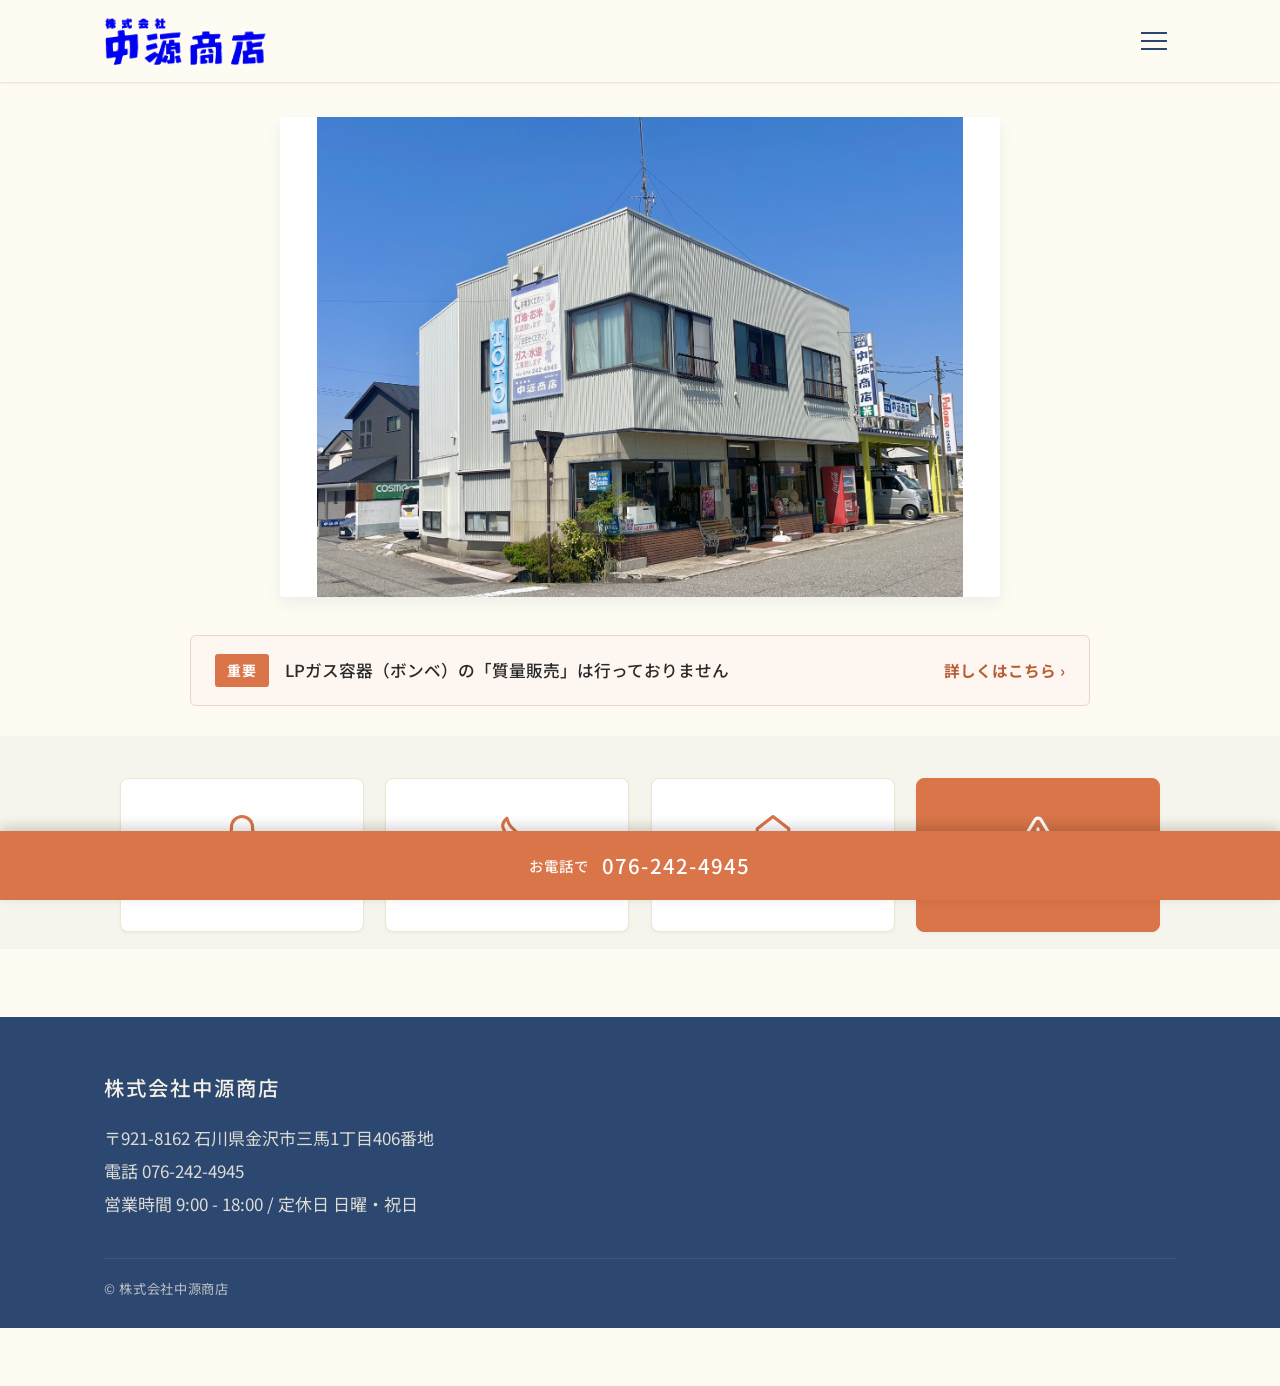
<file: index.html>
<!DOCTYPE html>
<html lang="ja">
<head>
  <meta charset="UTF-8">
  <meta name="viewport" content="width=device-width, initial-scale=1.0">
  <title>株式会社中源商店 | 金沢のプロパンガス・お米販売</title>
  <meta name="description" content="石川県金沢市三馬の株式会社中源商店。プロパンガスの供給・灯油の宅配・住宅設備工事・お米の販売で、地域の暮らしを支えています。">
  <link rel="icon" href="/favicon.ico" sizes="any">
  <link rel="icon" type="image/png" href="/images/favicon-192.png" sizes="192x192">
  <link rel="apple-touch-icon" href="/images/apple-touch-icon.png">
  <link rel="preconnect" href="https://fonts.googleapis.com">
  <link rel="preconnect" href="https://fonts.gstatic.com" crossorigin>
  <link href="https://fonts.googleapis.com/css2?family=Noto+Sans+JP:wght@400;500;700&display=swap" rel="stylesheet">
  <link rel="stylesheet" href="css/style.css?v=16">
  <style>
    /* タイル部分を薄い帯にして区切りを出す（PC・スマホ共通） */
    .quick-tiles-section { background-color: var(--color-bg-soft); }
    /* PCではタイルを横一列(4列)に広げて余白を活用（スマホは2×2のまま） */
    @media (min-width: 769px) {
      .quick-tiles { grid-template-columns: repeat(4, 1fr); max-width: 1040px; }
    }
  </style>
</head>
<body>
  <header class="site-header">
    <div class="container">
      <a href="index.html" class="site-logo">
        <img src="images/logo.jpg" alt="株式会社中源商店">
      </a>
      <button type="button" class="nav-toggle" aria-label="メニュー" aria-expanded="false" aria-controls="site-nav">
        <span class="nav-toggle-bar"></span>
      </button>
      <nav class="site-nav" id="site-nav">
        <ul>
          <li><a href="index.html" class="active">ホーム</a></li>
          <li><a href="business.html">事業案内</a></li>
          <li><a href="company.html">会社概要</a></li>
          <li><a href="contact.html">お問合せ</a></li>
        </ul>
      </nav>
    </div>
  </header>

  <main>
    <section class="home-hero">
      <div class="container">
        <div class="home-hero-media media media--3x2">
          <img src="images/storefront.jpg" alt="株式会社中源商店 店舗外観">
        </div>
      </div>
    </section>

    <section class="notice-bar-section">
      <div class="container">
        <a href="notice-mass-sales.html" class="notice-bar">
          <span class="notice-badge">重要</span>
          <span class="notice-bar-text">LPガス容器（ボンベ）の「質量販売」は行っておりません</span>
          <span class="notice-bar-more">詳しくはこちら ›</span>
        </a>
      </div>
    </section>

    <section class="quick-tiles-section">
      <div class="container">
        <div class="quick-tiles">
          <a href="news.html" class="quick-tile">
            <span class="quick-tile-icon" aria-hidden="true">
              <svg viewBox="0 0 24 24"><path d="M18 8a6 6 0 1 0-12 0c0 6-3 7-3 7h18s-3-1-3-7"/><path d="M13.73 21a2 2 0 0 1-3.46 0"/></svg>
            </span>
            <span class="quick-tile-label">お知らせ</span>
          </a>
          <a href="gas-equipment.html" class="quick-tile">
            <span class="quick-tile-icon" aria-hidden="true">
              <svg viewBox="0 0 24 24"><path d="M8.5 14.5A2.5 2.5 0 0 0 11 12c0-1.38-.5-2-1-3-1.072-2.143-.224-4.054 2-6 .5 2.5 2 4.9 4 6.5 2 1.6 3 3.5 3 5.5a7 7 0 1 1-14 0c0-1.153.433-2.294 1-3a2.5 2.5 0 0 0 2.5 2.5z"/></svg>
            </span>
            <span class="quick-tile-label">ガス機器</span>
          </a>
          <a href="moving.html" class="quick-tile">
            <span class="quick-tile-icon" aria-hidden="true">
              <svg viewBox="0 0 24 24"><path d="M3 9l9-7 9 7v11a2 2 0 0 1-2 2H5a2 2 0 0 1-2-2z"/><polyline points="9 22 9 12 15 12 15 22"/></svg>
            </span>
            <span class="quick-tile-label">ガスのお申込み</span>
          </a>
          <a href="emergency.html" class="quick-tile quick-tile--alert">
            <span class="quick-tile-icon" aria-hidden="true">
              <svg viewBox="0 0 24 24"><path d="M10.29 3.86L1.82 18a2 2 0 0 0 1.71 3h16.94a2 2 0 0 0 1.71-3L13.71 3.86a2 2 0 0 0-3.42 0z"/><line x1="12" y1="9" x2="12" y2="13"/><line x1="12" y1="17" x2="12.01" y2="17"/></svg>
            </span>
            <span class="quick-tile-label">もしもの時</span>
          </a>
        </div>
      </div>
    </section>
  </main>

  <footer class="site-footer">
    <div class="container">
      <div class="footer-company">株式会社中源商店</div>
      <div class="footer-info">
        <p>〒921-8162 石川県金沢市三馬1丁目406番地</p>
        <p>電話 076-242-4945</p>
        <p>営業時間 9:00 - 18:00 / 定休日 日曜・祝日</p>
      </div>
      <div class="footer-copyright">&copy; 株式会社中源商店</div>
    </div>
  </footer>

  <a href="tel:0762424945" class="sticky-phone" aria-label="お電話でのお問い合わせ">
    <span class="sticky-phone-label">お電話で</span>
    <span class="sticky-phone-number">076-242-4945</span>
  </a>

  <script src="js/main.js?v=1" defer></script>
</body>
</html>
</file>
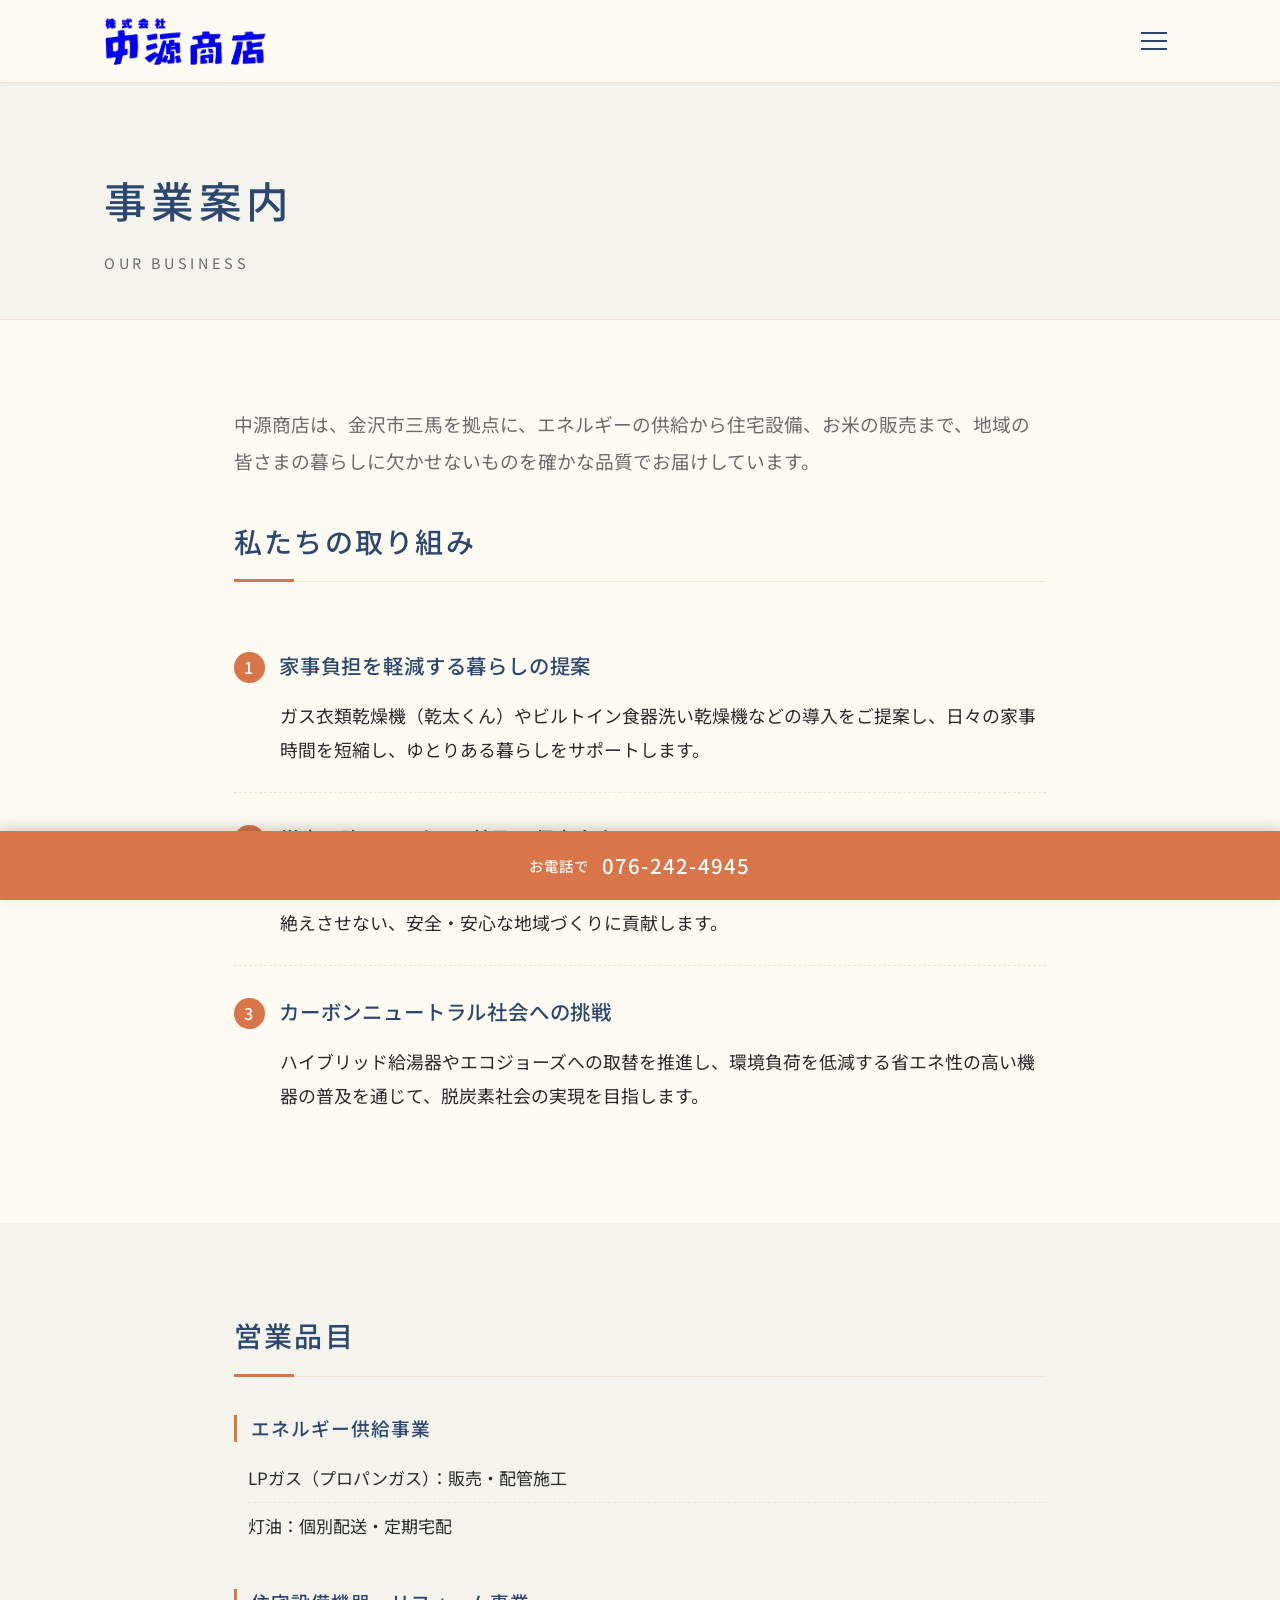
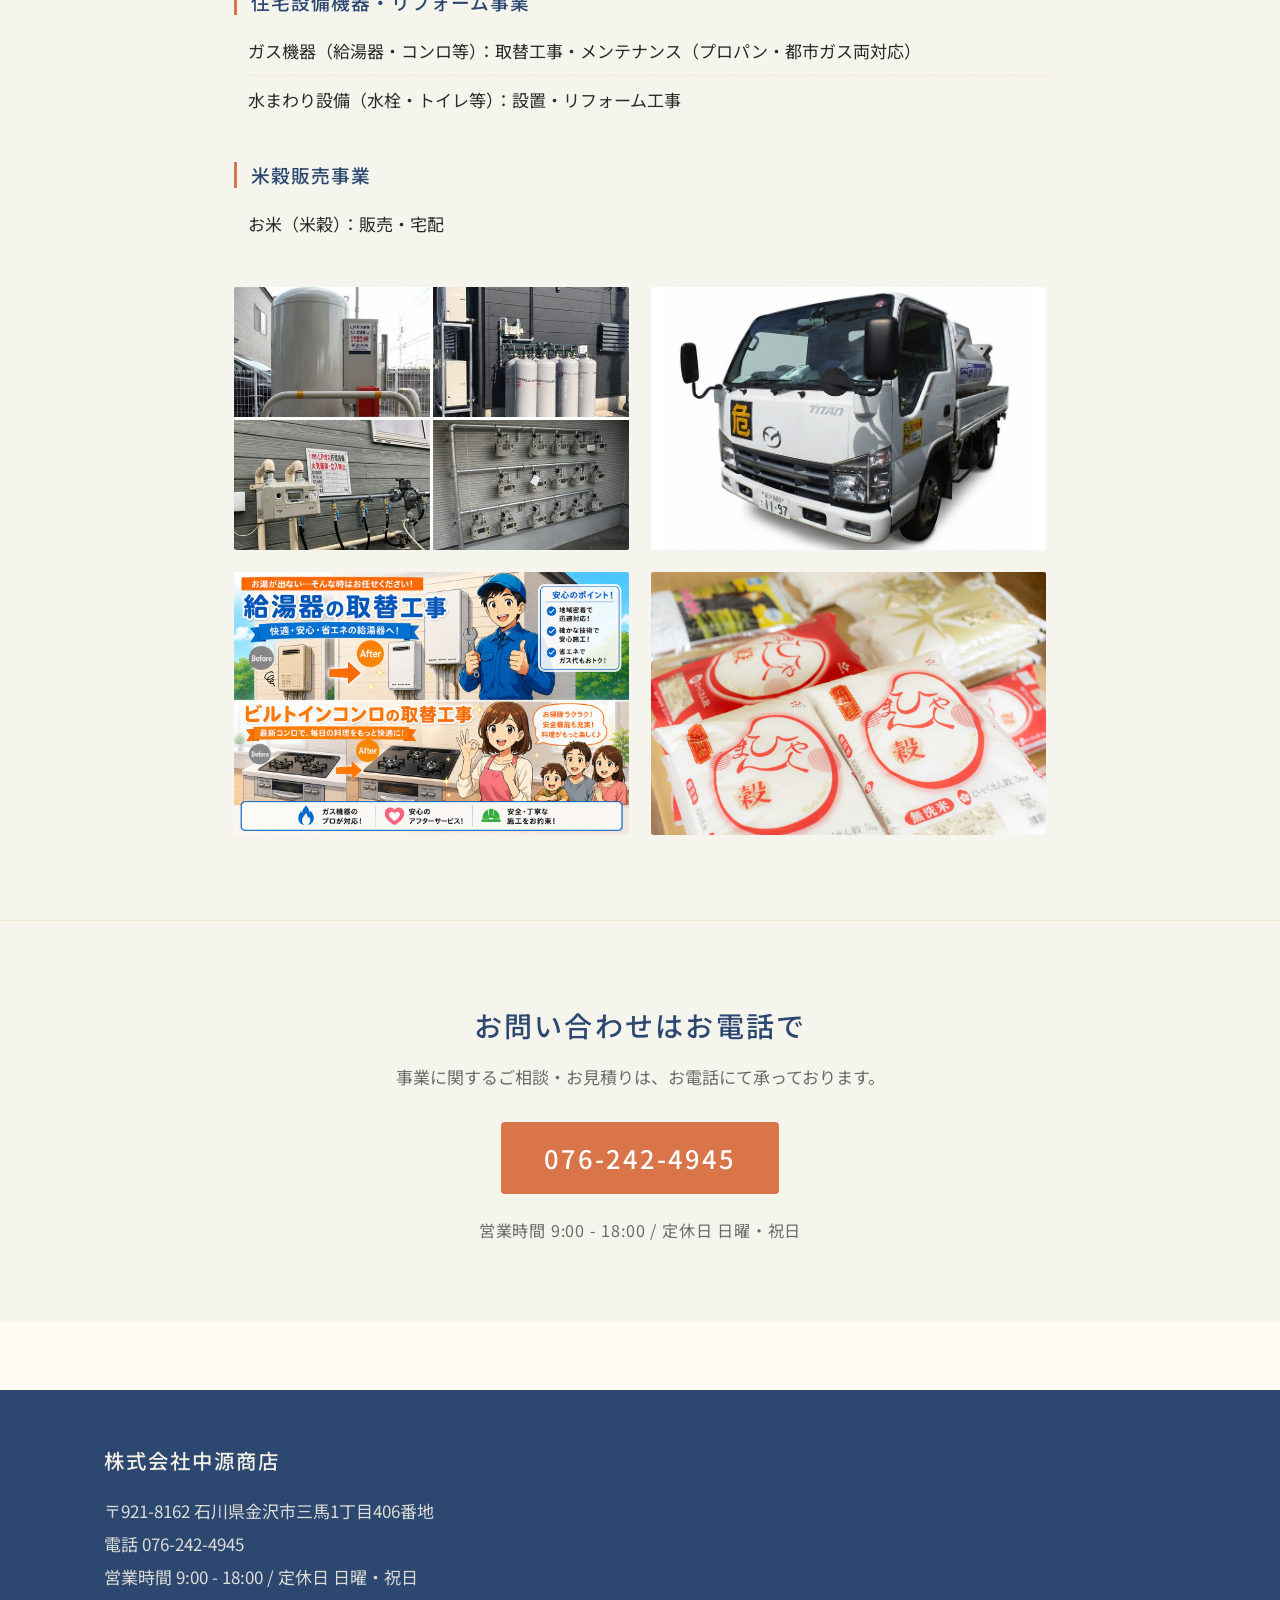
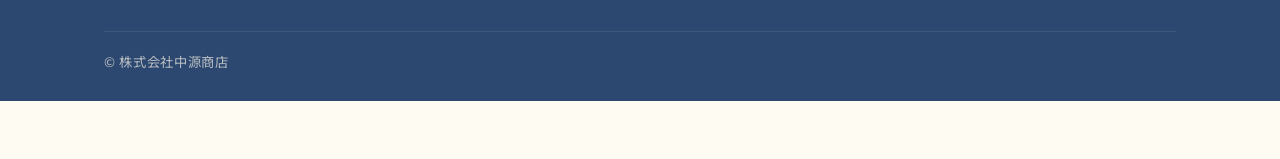
<file: business.html>
<!DOCTYPE html>
<html lang="ja">
<head>
  <meta charset="UTF-8">
  <meta name="viewport" content="width=device-width, initial-scale=1.0">
  <title>事業案内 | 株式会社中源商店</title>
  <meta name="description" content="株式会社中源商店の事業案内。プロパンガスの供給・灯油の宅配・住宅設備工事・お米の販売を行っています。">
  <link rel="icon" href="/favicon.ico" sizes="any">
  <link rel="icon" type="image/png" href="/images/favicon-192.png" sizes="192x192">
  <link rel="apple-touch-icon" href="/images/apple-touch-icon.png">
  <link rel="preconnect" href="https://fonts.googleapis.com">
  <link rel="preconnect" href="https://fonts.gstatic.com" crossorigin>
  <link href="https://fonts.googleapis.com/css2?family=Noto+Sans+JP:wght@400;500;700&display=swap" rel="stylesheet">
  <link rel="stylesheet" href="css/style.css?v=16">
  <style>
    /* 営業品目の写真はPCで2×2に固定（3枚+1枚の崩れを防ぐ。スマホは従来どおり） */
    @media (min-width: 769px) {
      .campaign-grid { grid-template-columns: repeat(2, 1fr); }
    }
  </style>
</head>
<body>
  <header class="site-header">
    <div class="container">
      <a href="index.html" class="site-logo">
        <img src="images/logo.jpg" alt="株式会社中源商店">
      </a>
      <button type="button" class="nav-toggle" aria-label="メニュー" aria-expanded="false" aria-controls="site-nav">
        <span class="nav-toggle-bar"></span>
      </button>
      <nav class="site-nav" id="site-nav">
        <ul>
          <li><a href="index.html">ホーム</a></li>
          <li><a href="business.html" class="active">事業案内</a></li>
          <li><a href="company.html">会社概要</a></li>
          <li><a href="contact.html">お問合せ</a></li>
        </ul>
      </nav>
    </div>
  </header>

  <main>
    <section class="page-header">
      <div class="container">
        <h1 class="page-title">事業案内</h1>
        <p class="page-subtitle">Our Business</p>
      </div>
    </section>

    <section class="section">
      <div class="container">
        <p class="section-lead">中源商店は、金沢市三馬を拠点に、エネルギーの供給から住宅設備、お米の販売まで、地域の皆さまの暮らしに欠かせないものを確かな品質でお届けしています。</p>

        <h2 class="section-title">私たちの取り組み</h2>

        <div class="approach-item">
          <h3 class="approach-item-title"><span class="approach-num">1</span>家事負担を軽減する暮らしの提案</h3>
          <p class="approach-item-desc">ガス衣類乾燥機（乾太くん）やビルトイン食器洗い乾燥機などの導入をご提案し、日々の家事時間を短縮し、ゆとりある暮らしをサポートします。</p>
        </div>

        <div class="approach-item">
          <h3 class="approach-item-title"><span class="approach-num">2</span>災害に強いLPガスの普及・保安向上</h3>
          <p class="approach-item-desc">感震器付きガスメーターや張力式高圧ホースの設置を推進し、災害時にもエネルギー供給を途絶えさせない、安全・安心な地域づくりに貢献します。</p>
        </div>

        <div class="approach-item">
          <h3 class="approach-item-title"><span class="approach-num">3</span>カーボンニュートラル社会への挑戦</h3>
          <p class="approach-item-desc">ハイブリッド給湯器やエコジョーズへの取替を推進し、環境負荷を低減する省エネ性の高い機器の普及を通じて、脱炭素社会の実現を目指します。</p>
        </div>
      </div>
    </section>

    <section class="section">
      <div class="container">
        <h2 class="section-title">営業品目</h2>

        <div class="cert-group">
          <h3 class="cert-group-title">エネルギー供給事業</h3>
          <ul class="cert-list">
            <li>LPガス（プロパンガス）：販売・配管施工</li>
            <li>灯油：個別配送・定期宅配</li>
          </ul>
        </div>

        <div class="cert-group">
          <h3 class="cert-group-title">住宅設備機器・リフォーム事業</h3>
          <ul class="cert-list">
            <li>ガス機器（給湯器・コンロ等）：取替工事・メンテナンス（プロパン・都市ガス両対応）</li>
            <li>水まわり設備（水栓・トイレ等）：設置・リフォーム工事</li>
          </ul>
        </div>

        <div class="cert-group">
          <h3 class="cert-group-title">米穀販売事業</h3>
          <ul class="cert-list">
            <li>お米（米穀）：販売・宅配</li>
          </ul>
        </div>

        <div class="campaign-grid">
          <div class="media media--3x2"><img src="images/gas-equipment.jpg?v=2" alt="プロパンガスの設備"></div>
          <div class="media media--3x2"><img src="images/oil.jpg" alt="灯油の配送車"></div>
          <div class="media media--3x2"><img src="images/banner-water-heater.jpg" alt="給湯器・コンロの取替工事"></div>
          <div class="media media--3x2"><img src="images/rice-products.jpg" alt="石川県産のお米"></div>
        </div>
      </div>
    </section>
  </main>

  <section class="cta-banner">
    <div class="container">
      <h2 class="cta-banner-title">お問い合わせはお電話で</h2>
      <p class="cta-banner-text">事業に関するご相談・お見積りは、お電話にて承っております。</p>
      <a href="tel:0762424945" class="btn btn--phone">076-242-4945</a>
      <p class="cta-banner-meta">営業時間 9:00 - 18:00 / 定休日 日曜・祝日</p>
    </div>
  </section>

  <footer class="site-footer">
    <div class="container">
      <div class="footer-company">株式会社中源商店</div>
      <div class="footer-info">
        <p>〒921-8162 石川県金沢市三馬1丁目406番地</p>
        <p>電話 076-242-4945</p>
        <p>営業時間 9:00 - 18:00 / 定休日 日曜・祝日</p>
      </div>
      <div class="footer-copyright">&copy; 株式会社中源商店</div>
    </div>
  </footer>

  <a href="tel:0762424945" class="sticky-phone" aria-label="お電話でのお問い合わせ">
    <span class="sticky-phone-label">お電話で</span>
    <span class="sticky-phone-number">076-242-4945</span>
  </a>

  <script src="js/main.js?v=1" defer></script>
</body>
</html>
</file>
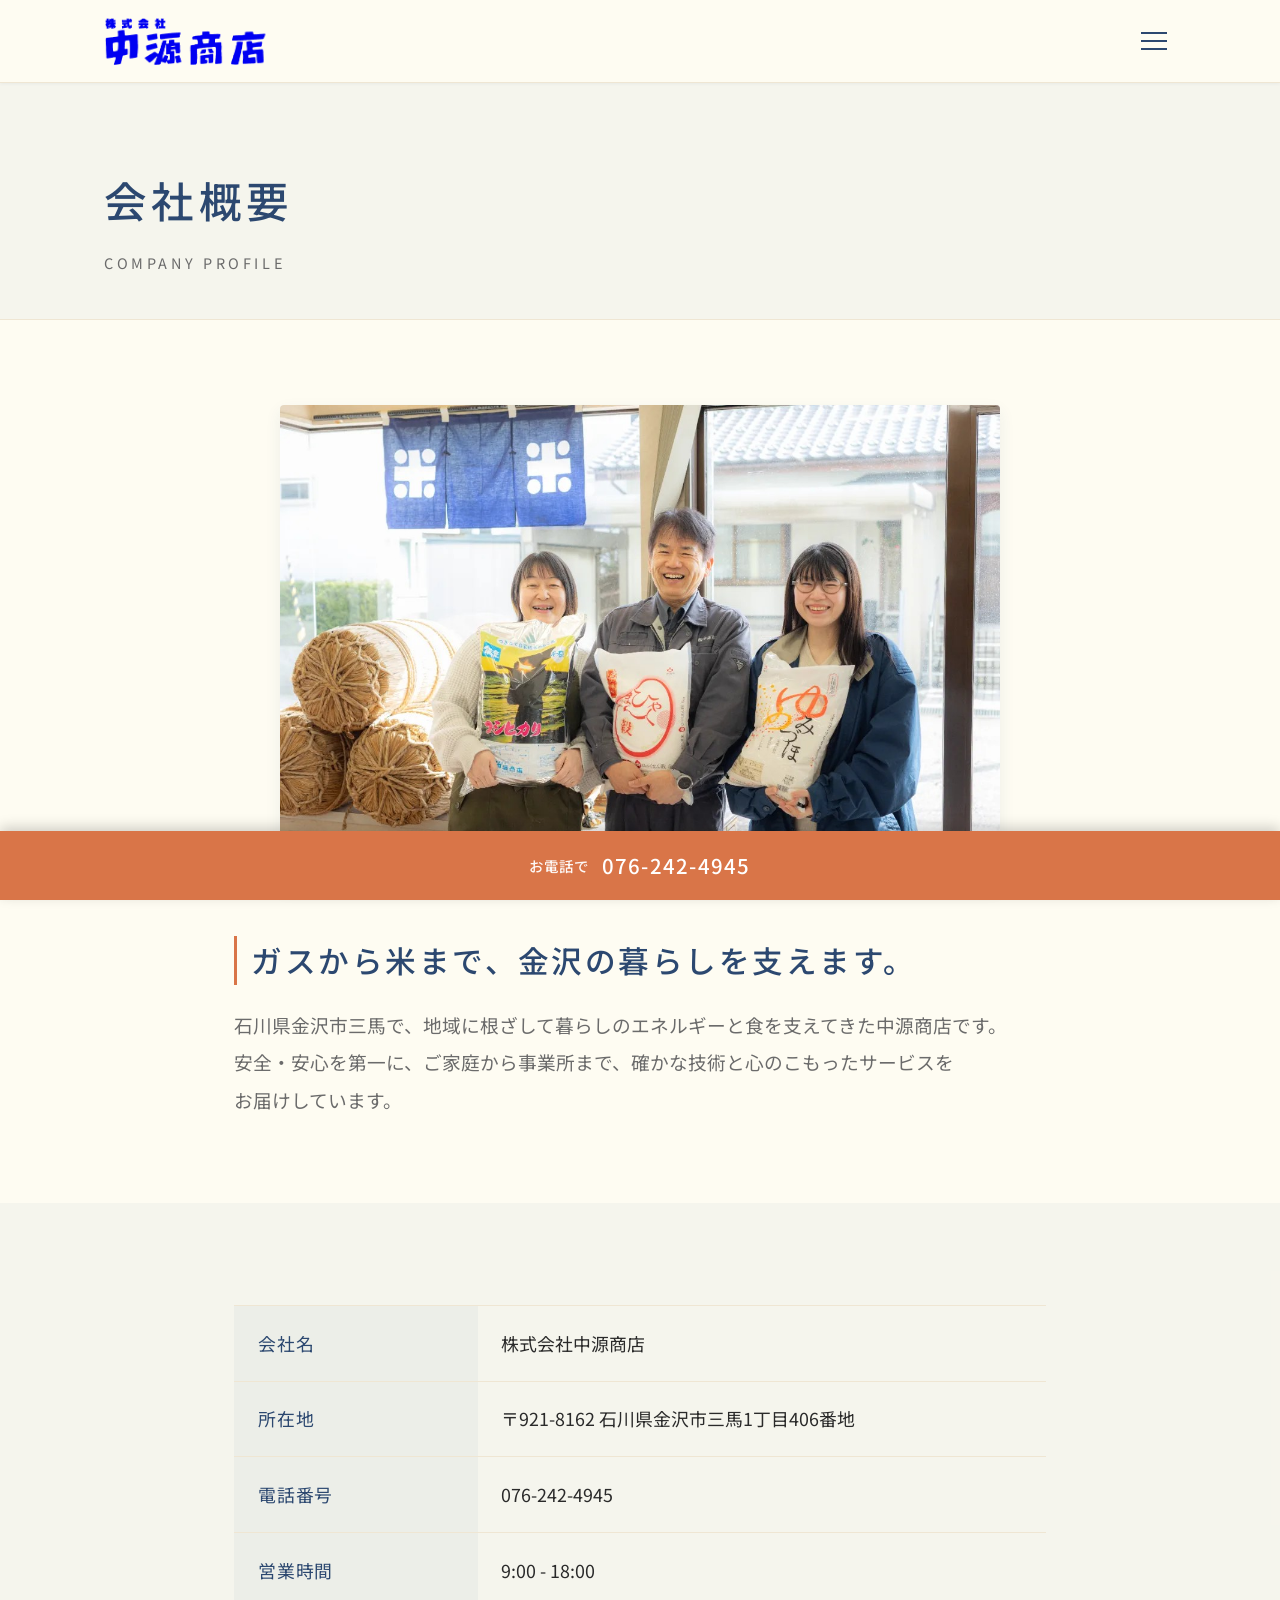
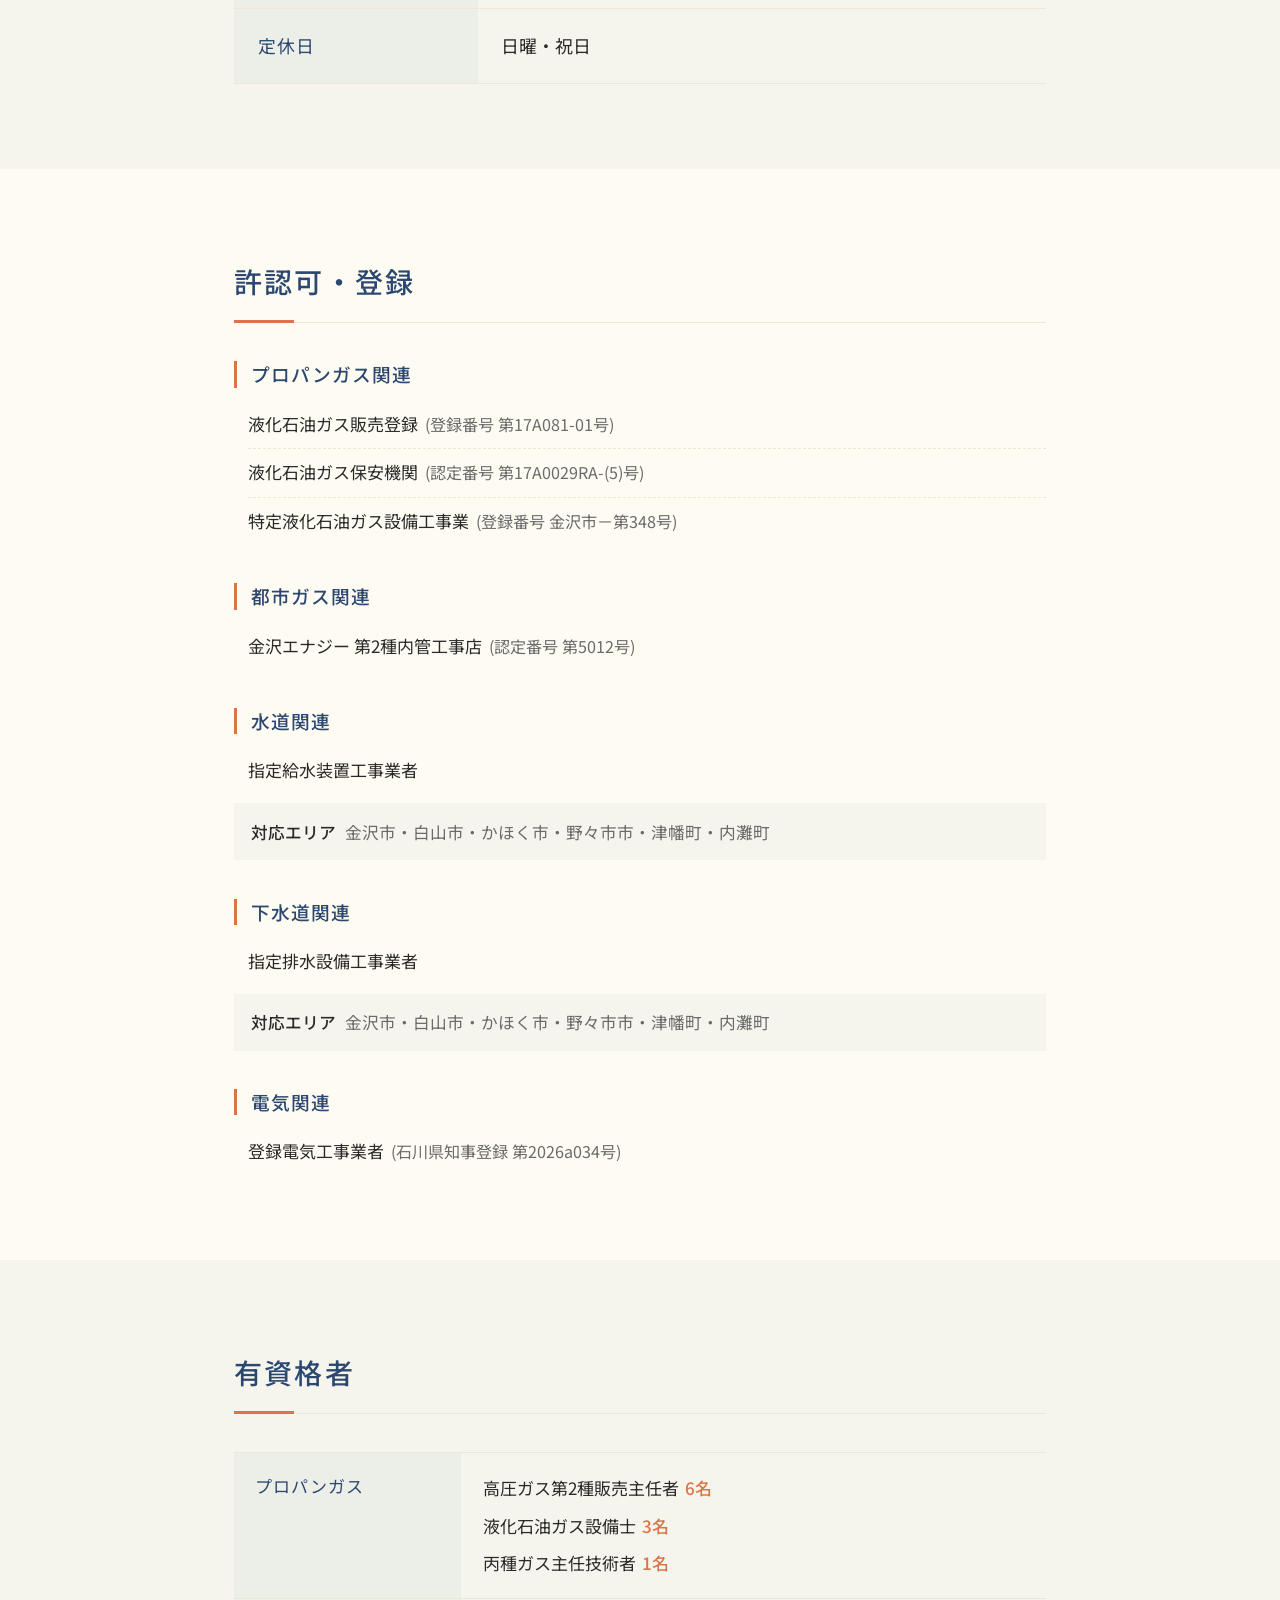
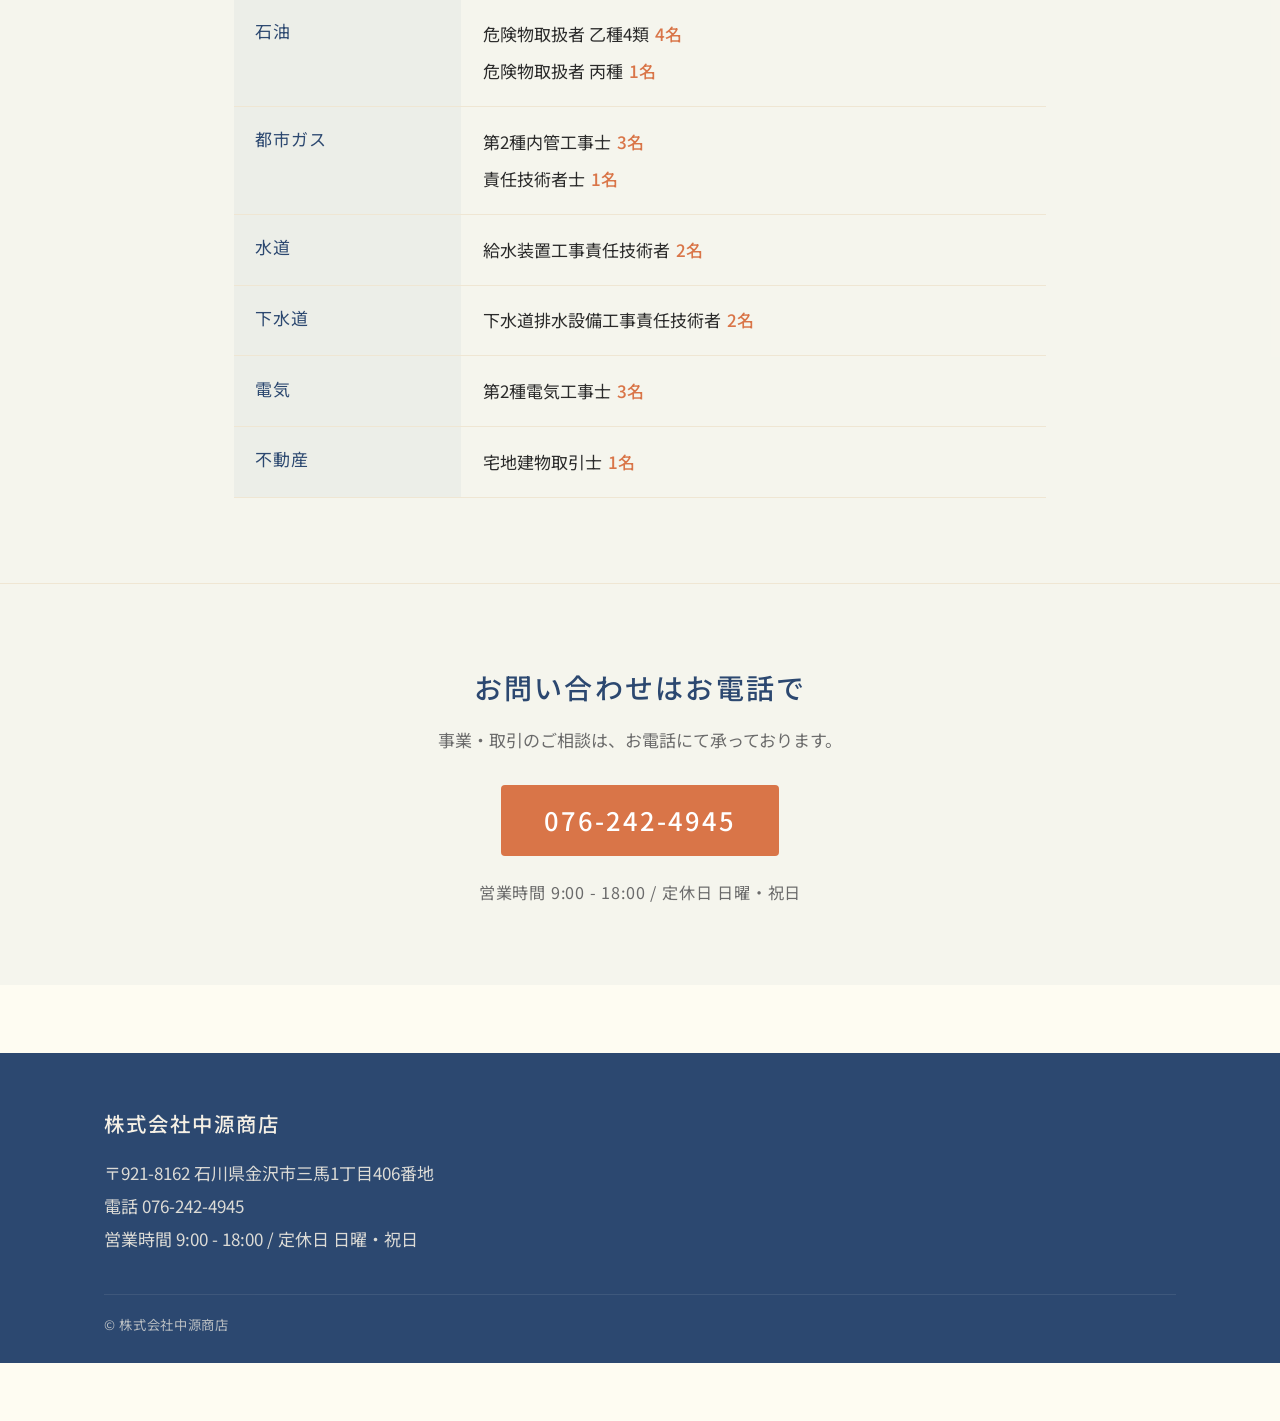
<file: company.html>
<!DOCTYPE html>
<html lang="ja">
<head>
  <meta charset="UTF-8">
  <meta name="viewport" content="width=device-width, initial-scale=1.0">
  <title>会社概要 | 株式会社中源商店</title>
  <meta name="description" content="株式会社中源商店の会社概要。石川県金沢市三馬を拠点とする地域密着の企業です。">
  <link rel="icon" href="/favicon.ico" sizes="any">
  <link rel="icon" type="image/png" href="/images/favicon-192.png" sizes="192x192">
  <link rel="apple-touch-icon" href="/images/apple-touch-icon.png">
  <link rel="preconnect" href="https://fonts.googleapis.com">
  <link rel="preconnect" href="https://fonts.gstatic.com" crossorigin>
  <link href="https://fonts.googleapis.com/css2?family=Noto+Sans+JP:wght@400;500;700&display=swap" rel="stylesheet">
  <link rel="stylesheet" href="css/style.css?v=16">
</head>
<body>
  <header class="site-header">
    <div class="container">
      <a href="index.html" class="site-logo">
        <img src="images/logo.jpg" alt="株式会社中源商店">
      </a>
      <button type="button" class="nav-toggle" aria-label="メニュー" aria-expanded="false" aria-controls="site-nav">
        <span class="nav-toggle-bar"></span>
      </button>
      <nav class="site-nav" id="site-nav">
        <ul>
          <li><a href="index.html">ホーム</a></li>
          <li><a href="business.html">事業案内</a></li>
          <li><a href="company.html" class="active">会社概要</a></li>
          <li><a href="contact.html">お問合せ</a></li>
        </ul>
      </nav>
    </div>
  </header>

  <main>
    <section class="page-header">
      <div class="container">
        <h1 class="page-title">会社概要</h1>
        <p class="page-subtitle">Company Profile</p>
      </div>
    </section>

    <section class="section">
      <div class="container">
        <div class="page-media media media--3x2">
          <img src="images/staff-rice.jpg" alt="株式会社中源商店">
        </div>
        <p class="company-tagline">ガスから米まで、金沢の暮らしを支えます。</p>
        <p class="section-lead">石川県金沢市三馬で、地域に根ざして暮らしのエネルギーと食を支えてきた中源商店です。安全・安心を第一に、ご家庭から事業所まで、確かな技術と心のこもったサービスをお届けしています。</p>
      </div>
    </section>

    <section class="section">
      <div class="container">
        <table class="info-table">
          <tbody>
            <tr>
              <th>会社名</th>
              <td>株式会社中源商店</td>
            </tr>
            <tr>
              <th>所在地</th>
              <td>〒921-8162 石川県金沢市三馬1丁目406番地</td>
            </tr>
            <tr>
              <th>電話番号</th>
              <td>076-242-4945</td>
            </tr>
            <tr>
              <th>営業時間</th>
              <td>9:00 - 18:00</td>
            </tr>
            <tr>
              <th>定休日</th>
              <td>日曜・祝日</td>
            </tr>
          </tbody>
        </table>
      </div>
    </section>

    <section class="section">
      <div class="container">
        <h2 class="section-title">許認可・登録</h2>

        <div class="cert-group">
          <h3 class="cert-group-title">プロパンガス関連</h3>
          <ul class="cert-list">
            <li>液化石油ガス販売登録<span class="cert-number">(登録番号 第17A081-01号)</span></li>
            <li>液化石油ガス保安機関<span class="cert-number">(認定番号 第17A0029RA-(5)号)</span></li>
            <li>特定液化石油ガス設備工事業<span class="cert-number">(登録番号 金沢市－第348号)</span></li>
          </ul>
        </div>

        <div class="cert-group">
          <h3 class="cert-group-title">都市ガス関連</h3>
          <ul class="cert-list">
            <li>金沢エナジー 第2種内管工事店<span class="cert-number">(認定番号 第5012号)</span></li>
          </ul>
        </div>

        <div class="cert-group">
          <h3 class="cert-group-title">水道関連</h3>
          <ul class="cert-list">
            <li>指定給水装置工事業者</li>
          </ul>
          <p class="area-note"><strong>対応エリア</strong>金沢市・白山市・かほく市・野々市市・津幡町・内灘町</p>
        </div>

        <div class="cert-group">
          <h3 class="cert-group-title">下水道関連</h3>
          <ul class="cert-list">
            <li>指定排水設備工事業者</li>
          </ul>
          <p class="area-note"><strong>対応エリア</strong>金沢市・白山市・かほく市・野々市市・津幡町・内灘町</p>
        </div>

        <div class="cert-group">
          <h3 class="cert-group-title">電気関連</h3>
          <ul class="cert-list">
            <li>登録電気工事業者<span class="cert-number">(石川県知事登録 第2026a034号)</span></li>
          </ul>
        </div>
      </div>
    </section>

    <section class="section">
      <div class="container">
        <h2 class="section-title">有資格者</h2>

        <table class="qualification-table">
          <tbody>
            <tr>
              <th>プロパンガス</th>
              <td>
                <ul>
                  <li>高圧ガス第2種販売主任者<span class="count">6名</span></li>
                  <li>液化石油ガス設備士<span class="count">3名</span></li>
                  <li>丙種ガス主任技術者<span class="count">1名</span></li>
                </ul>
              </td>
            </tr>
            <tr>
              <th>石油</th>
              <td>
                <ul>
                  <li>危険物取扱者 乙種4類<span class="count">4名</span></li>
                  <li>危険物取扱者 丙種<span class="count">1名</span></li>
                </ul>
              </td>
            </tr>
            <tr>
              <th>都市ガス</th>
              <td>
                <ul>
                  <li>第2種内管工事士<span class="count">3名</span></li>
                  <li>責任技術者士<span class="count">1名</span></li>
                </ul>
              </td>
            </tr>
            <tr>
              <th>水道</th>
              <td>
                <ul>
                  <li>給水装置工事責任技術者<span class="count">2名</span></li>
                </ul>
              </td>
            </tr>
            <tr>
              <th>下水道</th>
              <td>
                <ul>
                  <li>下水道排水設備工事責任技術者<span class="count">2名</span></li>
                </ul>
              </td>
            </tr>
            <tr>
              <th>電気</th>
              <td>
                <ul>
                  <li>第2種電気工事士<span class="count">3名</span></li>
                </ul>
              </td>
            </tr>
            <tr>
              <th>不動産</th>
              <td>
                <ul>
                  <li>宅地建物取引士<span class="count">1名</span></li>
                </ul>
              </td>
            </tr>
          </tbody>
        </table>
      </div>
    </section>
  </main>

  <section class="cta-banner">
    <div class="container">
      <h2 class="cta-banner-title">お問い合わせはお電話で</h2>
      <p class="cta-banner-text">事業・取引のご相談は、お電話にて承っております。</p>
      <a href="tel:0762424945" class="btn btn--phone">076-242-4945</a>
      <p class="cta-banner-meta">営業時間 9:00 - 18:00 / 定休日 日曜・祝日</p>
    </div>
  </section>

  <footer class="site-footer">
    <div class="container">
      <div class="footer-company">株式会社中源商店</div>
      <div class="footer-info">
        <p>〒921-8162 石川県金沢市三馬1丁目406番地</p>
        <p>電話 076-242-4945</p>
        <p>営業時間 9:00 - 18:00 / 定休日 日曜・祝日</p>
      </div>
      <div class="footer-copyright">&copy; 株式会社中源商店</div>
    </div>
  </footer>

  <a href="tel:0762424945" class="sticky-phone" aria-label="お電話でのお問い合わせ">
    <span class="sticky-phone-label">お電話で</span>
    <span class="sticky-phone-number">076-242-4945</span>
  </a>

  <script src="js/main.js?v=1" defer></script>
</body>
</html>
</file>
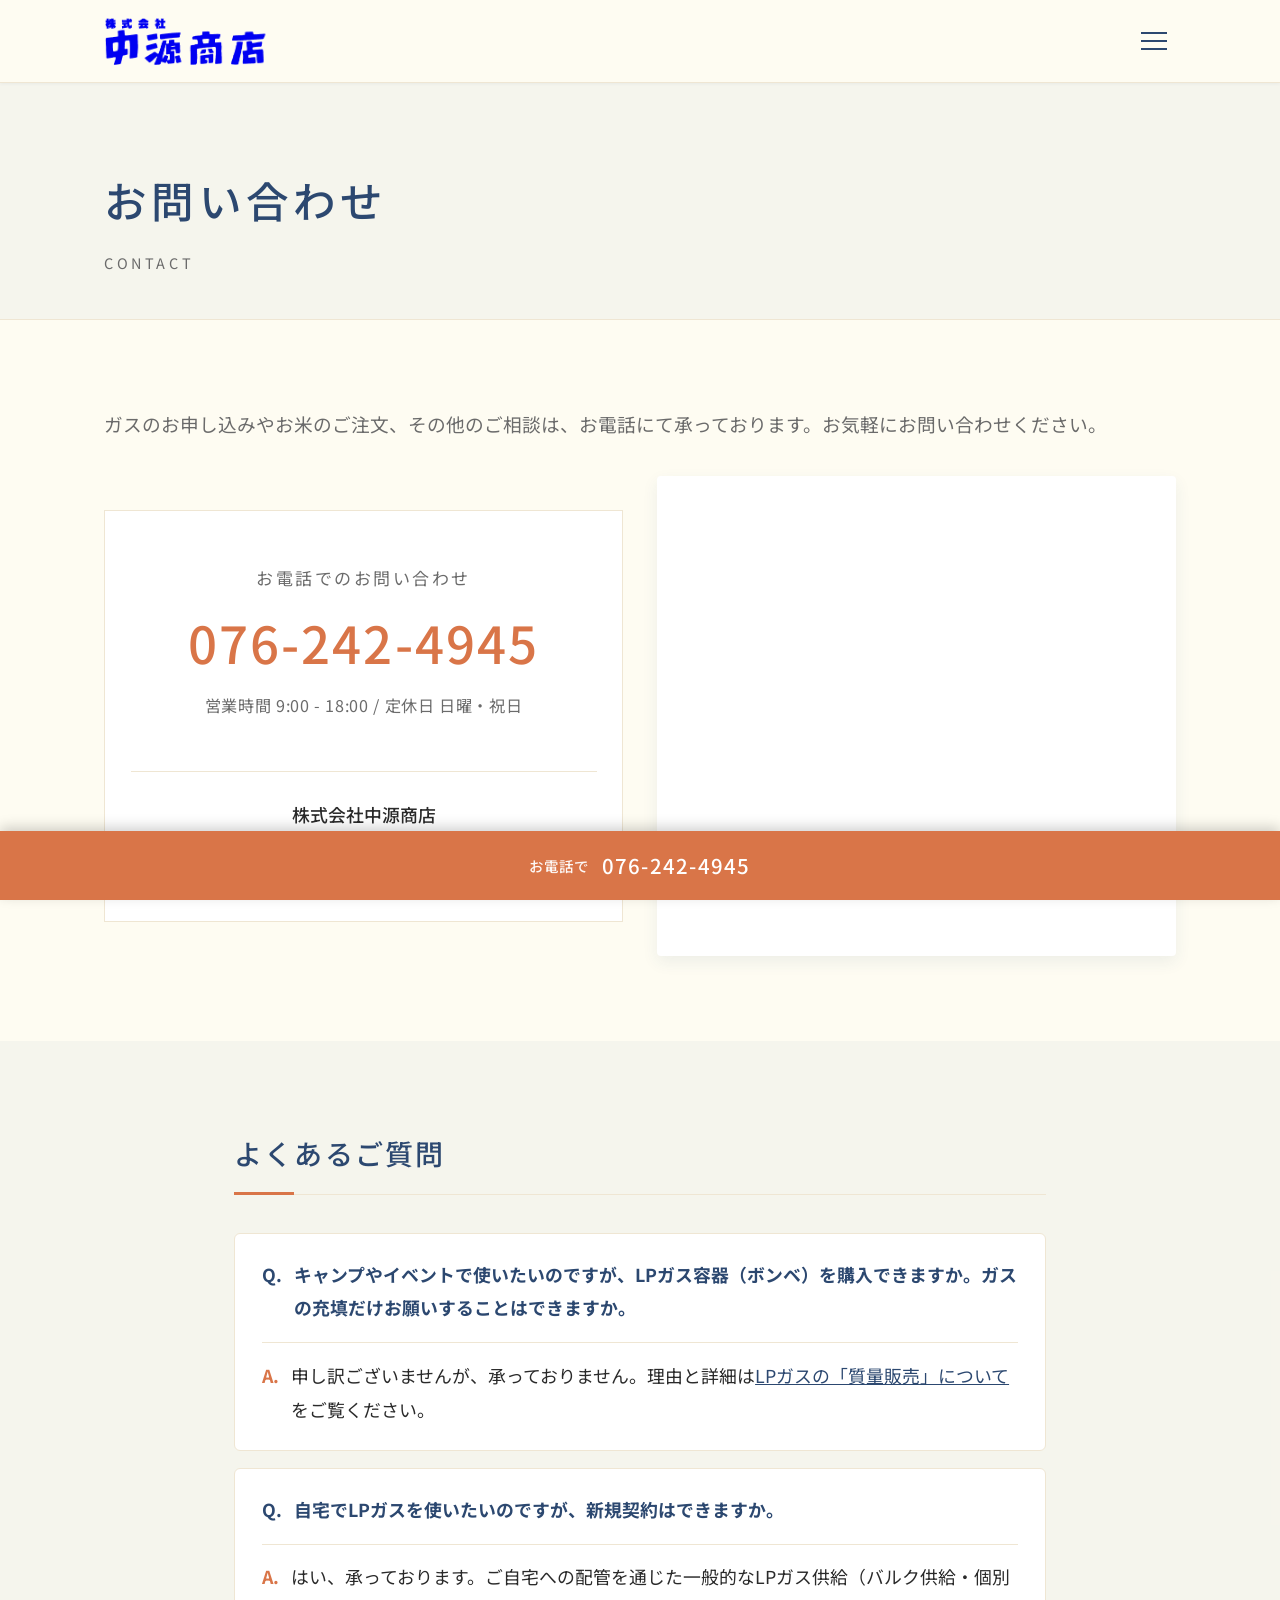
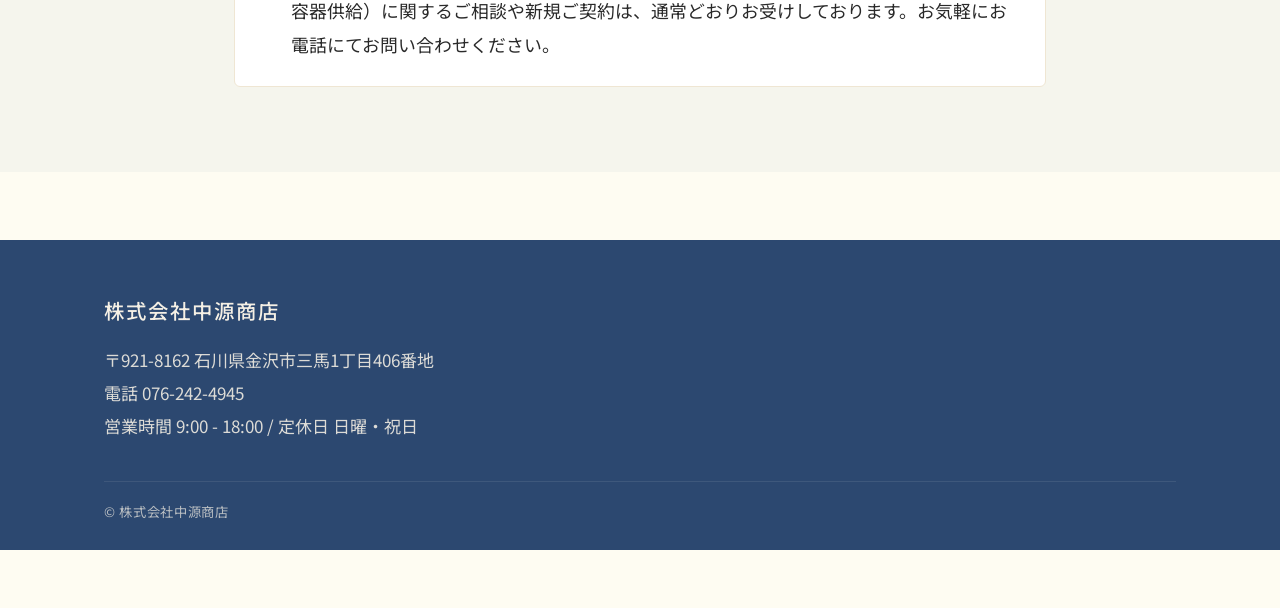
<file: contact.html>
<!DOCTYPE html>
<html lang="ja">
<head>
  <meta charset="UTF-8">
  <meta name="viewport" content="width=device-width, initial-scale=1.0">
  <title>お問い合わせ | 株式会社中源商店</title>
  <meta name="description" content="株式会社中源商店へのお問い合わせは、お電話にて承っております。">
  <link rel="icon" href="/favicon.ico" sizes="any">
  <link rel="icon" type="image/png" href="/images/favicon-192.png" sizes="192x192">
  <link rel="apple-touch-icon" href="/images/apple-touch-icon.png">
  <link rel="preconnect" href="https://fonts.googleapis.com">
  <link rel="preconnect" href="https://fonts.gstatic.com" crossorigin>
  <link href="https://fonts.googleapis.com/css2?family=Noto+Sans+JP:wght@400;500;700&display=swap" rel="stylesheet">
  <link rel="stylesheet" href="css/style.css?v=16">
  <style>
    /* PCでは連絡先と地図を左右2列に並べて余白を活用（スマホは縦積みのまま） */
    @media (min-width: 769px) {
      .contact-cols { display: grid; grid-template-columns: 1fr 1fr; gap: 2rem; align-items: stretch; }
      /* 地図はカードと同じ高さまで縦に伸ばす。比率固定を外すので横にはみ出さない */
      .contact-cols .page-media { max-width: none; margin: 0; aspect-ratio: auto; }
      /* カード内の要素を縦中央に配置 */
      .contact-cols .contact-card { display: flex; flex-direction: column; justify-content: center; }
    }
  </style>
</head>
<body>
  <header class="site-header">
    <div class="container">
      <a href="index.html" class="site-logo">
        <img src="images/logo.jpg" alt="株式会社中源商店">
      </a>
      <button type="button" class="nav-toggle" aria-label="メニュー" aria-expanded="false" aria-controls="site-nav">
        <span class="nav-toggle-bar"></span>
      </button>
      <nav class="site-nav" id="site-nav">
        <ul>
          <li><a href="index.html">ホーム</a></li>
          <li><a href="business.html">事業案内</a></li>
          <li><a href="company.html">会社概要</a></li>
          <li><a href="contact.html" class="active">お問合せ</a></li>
        </ul>
      </nav>
    </div>
  </header>

  <main>
    <section class="page-header">
      <div class="container">
        <h1 class="page-title">お問い合わせ</h1>
        <p class="page-subtitle">Contact</p>
      </div>
    </section>

    <section class="section">
      <div class="container container--wide">
        <p class="section-lead">ガスのお申し込みやお米のご注文、その他のご相談は、お電話にて承っております。お気軽にお問い合わせください。</p>

        <div class="contact-cols">
          <div class="contact-card">
            <div class="contact-label">お電話でのお問い合わせ</div>
            <a href="tel:0762424945" class="contact-phone">076-242-4945</a>
            <p class="contact-hours">営業時間 9:00 - 18:00 / 定休日 日曜・祝日</p>

            <div class="contact-address">
              <strong>株式会社中源商店</strong>
              〒921-8162 石川県金沢市三馬1丁目406番地
            </div>
          </div>

          <div class="page-media media media--16x9">
            <iframe
              src="https://maps.google.com/maps?q=%E7%9F%B3%E5%B7%9D%E7%9C%8C%E9%87%91%E6%B2%A2%E5%B8%82%E4%B8%89%E9%A6%AC1%E4%B8%81%E7%9B%AE406&t=&z=16&ie=UTF8&iwloc=&output=embed"
              title="株式会社中源商店 所在地"
              loading="lazy"
              referrerpolicy="no-referrer-when-downgrade"
              allowfullscreen></iframe>
          </div>
        </div>
      </div>
    </section>

    <section class="section">
      <div class="container">
        <h2 class="section-title">よくあるご質問</h2>

        <div class="faq-list">
          <div class="faq-item">
            <p class="faq-q"><span class="faq-mark">Q.</span><span>キャンプやイベントで使いたいのですが、LPガス容器（ボンベ）を購入できますか。ガスの充填だけお願いすることはできますか。</span></p>
            <p class="faq-a"><span class="faq-mark">A.</span><span>申し訳ございませんが、承っておりません。理由と詳細は<a href="notice-mass-sales.html">LPガスの「質量販売」について</a>をご覧ください。</span></p>
          </div>

          <div class="faq-item">
            <p class="faq-q"><span class="faq-mark">Q.</span><span>自宅でLPガスを使いたいのですが、新規契約はできますか。</span></p>
            <p class="faq-a"><span class="faq-mark">A.</span><span>はい、承っております。ご自宅への配管を通じた一般的なLPガス供給（バルク供給・個別容器供給）に関するご相談や新規ご契約は、通常どおりお受けしております。お気軽にお電話にてお問い合わせください。</span></p>
          </div>
        </div>
      </div>
    </section>
  </main>

  <footer class="site-footer">
    <div class="container">
      <div class="footer-company">株式会社中源商店</div>
      <div class="footer-info">
        <p>〒921-8162 石川県金沢市三馬1丁目406番地</p>
        <p>電話 076-242-4945</p>
        <p>営業時間 9:00 - 18:00 / 定休日 日曜・祝日</p>
      </div>
      <div class="footer-copyright">&copy; 株式会社中源商店</div>
    </div>
  </footer>

  <a href="tel:0762424945" class="sticky-phone" aria-label="お電話でのお問い合わせ">
    <span class="sticky-phone-label">お電話で</span>
    <span class="sticky-phone-number">076-242-4945</span>
  </a>

  <script src="js/main.js?v=1" defer></script>
</body>
</html>
</file>
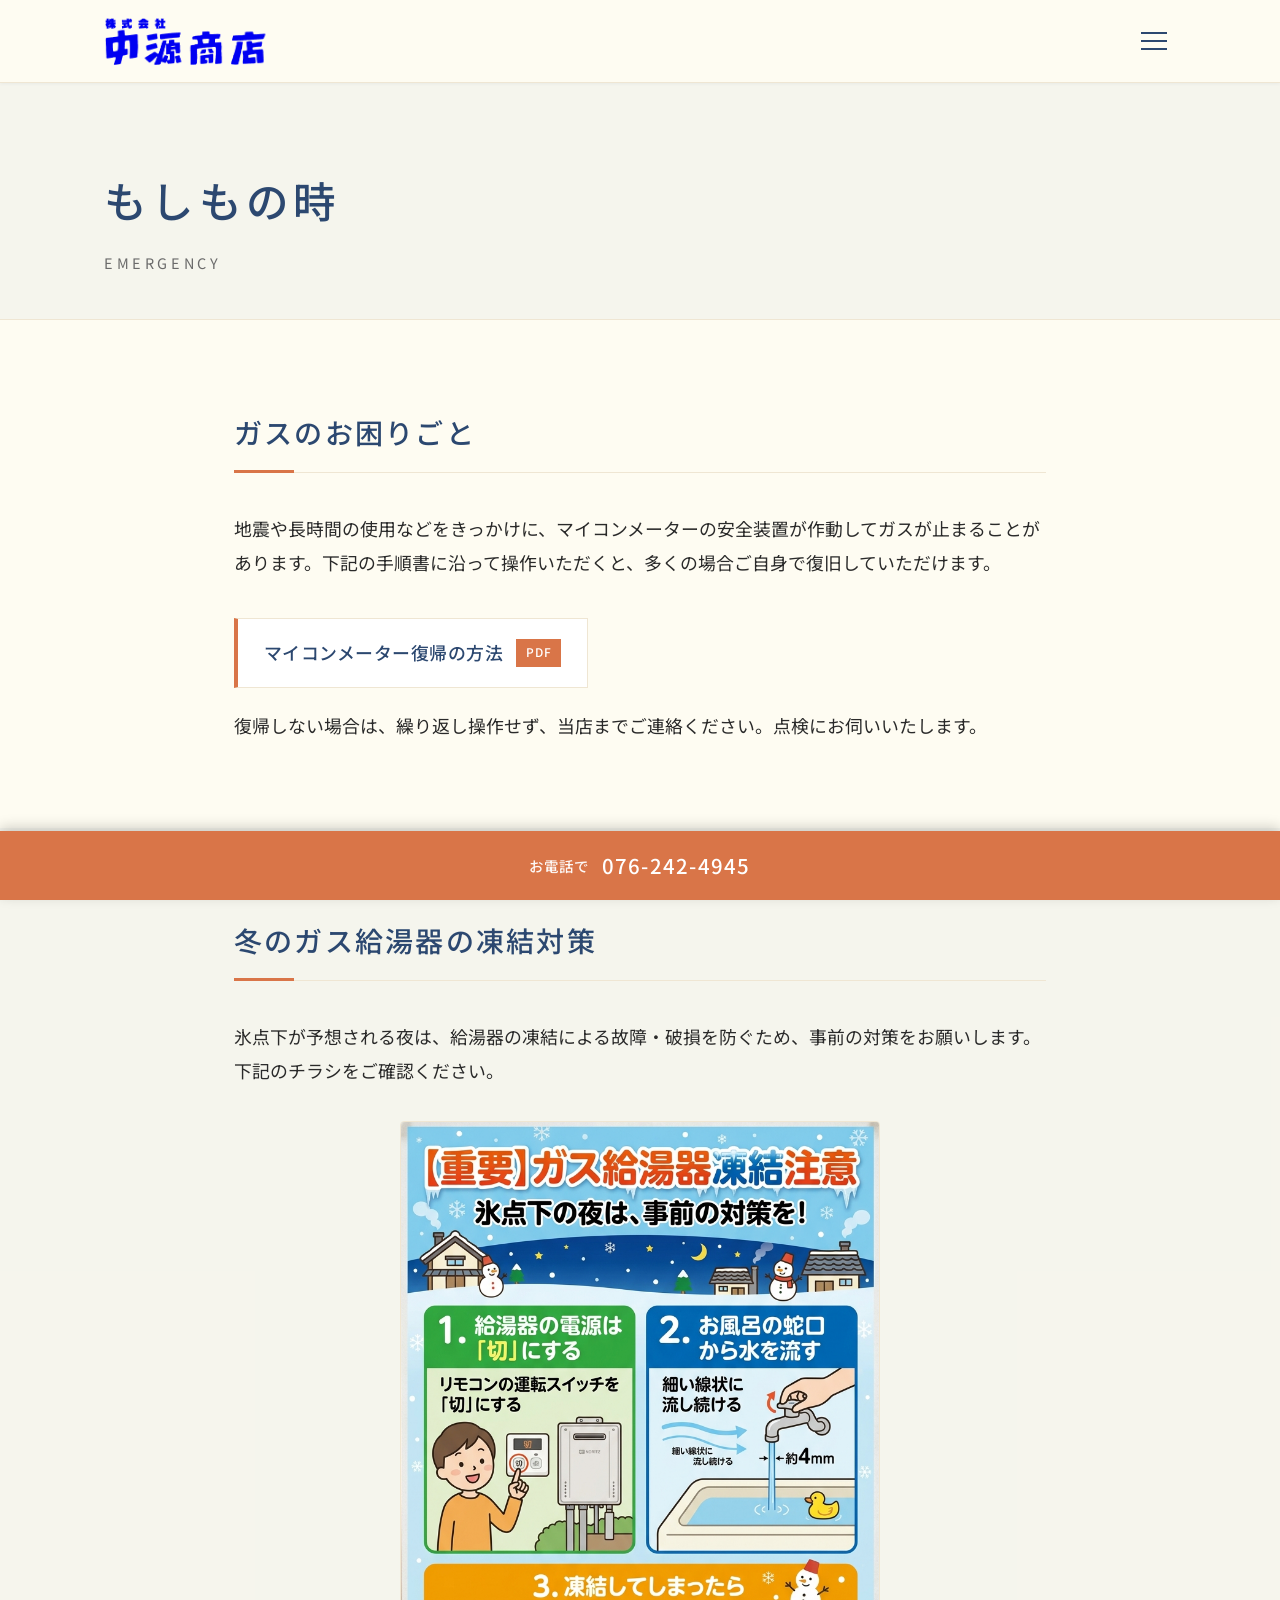
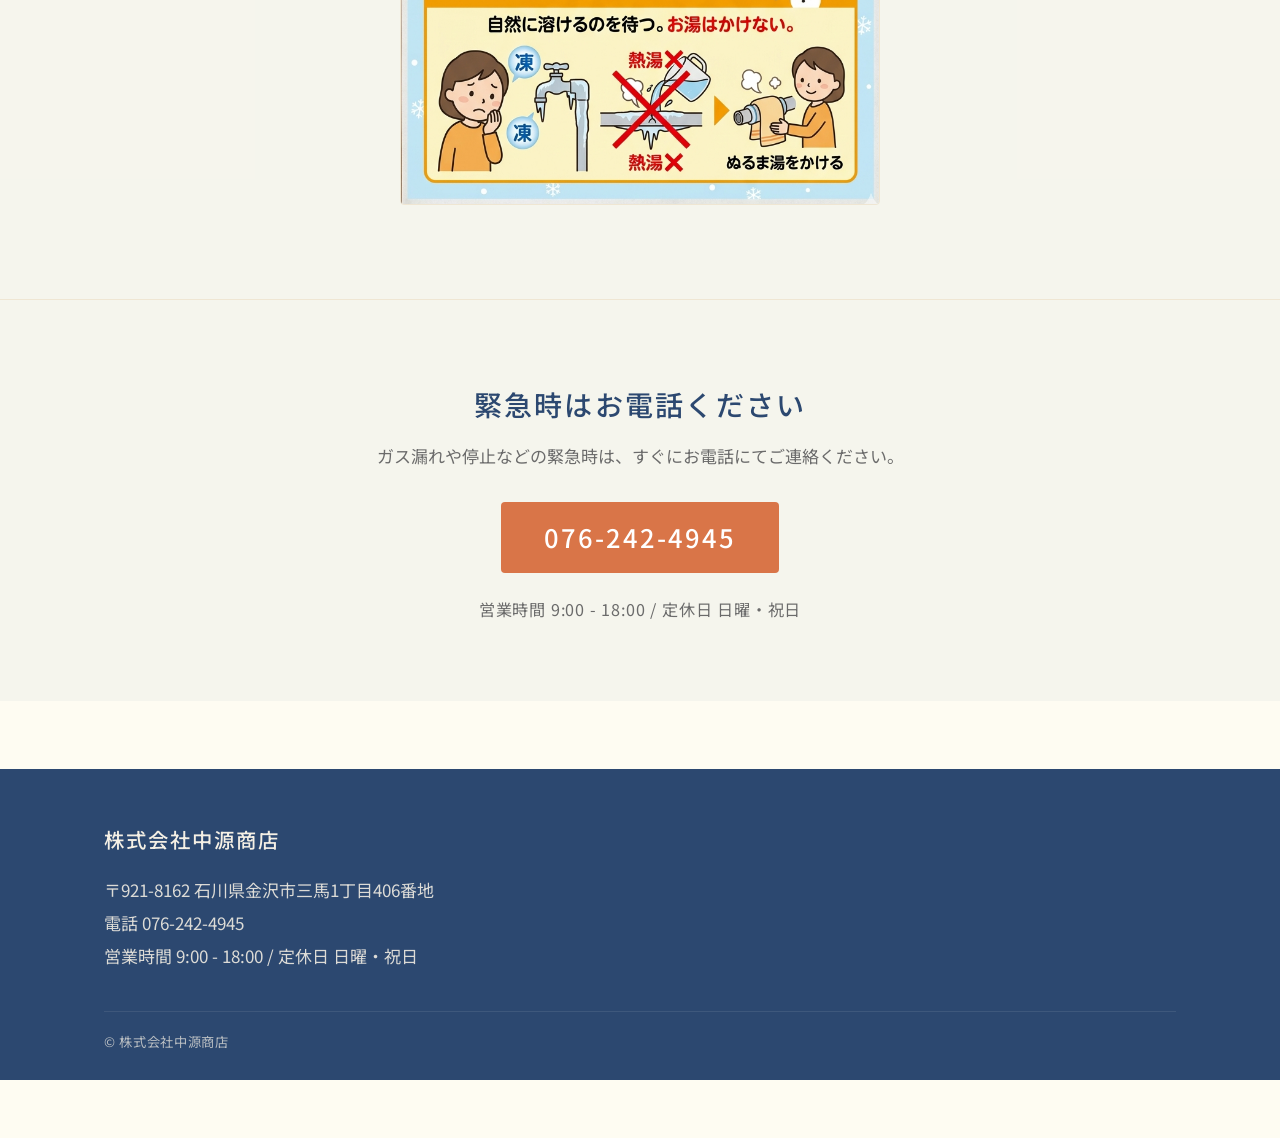
<file: emergency.html>
<!DOCTYPE html>
<html lang="ja">
<head>
  <meta charset="UTF-8">
  <meta name="viewport" content="width=device-width, initial-scale=1.0">
  <title>もしもの時 | 株式会社中源商店</title>
  <meta name="description" content="ガス給湯器の凍結対策やマイコンメーター復帰方法など、もしもの時の対処を株式会社中源商店がご案内します。">
  <link rel="icon" href="/favicon.ico" sizes="any">
  <link rel="icon" type="image/png" href="/images/favicon-192.png" sizes="192x192">
  <link rel="apple-touch-icon" href="/images/apple-touch-icon.png">
  <link rel="preconnect" href="https://fonts.googleapis.com">
  <link rel="preconnect" href="https://fonts.gstatic.com" crossorigin>
  <link href="https://fonts.googleapis.com/css2?family=Noto+Sans+JP:wght@400;500;700&display=swap" rel="stylesheet">
  <link rel="stylesheet" href="css/style.css?v=16">
</head>
<body>
  <header class="site-header">
    <div class="container">
      <a href="index.html" class="site-logo">
        <img src="images/logo.jpg" alt="株式会社中源商店">
      </a>
      <button type="button" class="nav-toggle" aria-label="メニュー" aria-expanded="false" aria-controls="site-nav">
        <span class="nav-toggle-bar"></span>
      </button>
      <nav class="site-nav" id="site-nav">
        <ul>
          <li><a href="index.html">ホーム</a></li>
          <li><a href="business.html">事業案内</a></li>
          <li><a href="company.html">会社概要</a></li>
          <li><a href="contact.html">お問合せ</a></li>
        </ul>
      </nav>
    </div>
  </header>

  <main>
    <section class="page-header">
      <div class="container">
        <h1 class="page-title">もしもの時</h1>
        <p class="page-subtitle">Emergency</p>
      </div>
    </section>

    <section class="section">
      <div class="container">
        <h2 class="section-title">ガスのお困りごと</h2>
        <p>地震や長時間の使用などをきっかけに、マイコンメーターの安全装置が作動してガスが止まることがあります。下記の手順書に沿って操作いただくと、多くの場合ご自身で復旧していただけます。</p>

        <a href="documents/meter-reset.pdf" class="document-link" target="_blank" rel="noopener" download="マイコンメーター復帰の方法.pdf">
          マイコンメーター復帰の方法<span class="document-link-type">PDF</span>
        </a>

        <p>復帰しない場合は、繰り返し操作せず、当店までご連絡ください。点検にお伺いいたします。</p>
      </div>
    </section>

    <section class="section">
      <div class="container">
        <h2 class="section-title">冬のガス給湯器の凍結対策</h2>
        <p>氷点下が予想される夜は、給湯器の凍結による故障・破損を防ぐため、事前の対策をお願いします。下記のチラシをご確認ください。</p>
        <div style="text-align:center; margin-top:2rem;">
          <a href="images/freeze-warning.png" target="_blank" rel="noopener">
            <img src="images/freeze-warning.png" alt="ガス給湯器 凍結注意のお知らせ" style="max-width:480px; width:100%; height:auto; border:1px solid var(--color-border); border-radius:4px;">
          </a>
        </div>
      </div>
    </section>
  </main>

  <section class="cta-banner">
    <div class="container">
      <h2 class="cta-banner-title">緊急時はお電話ください</h2>
      <p class="cta-banner-text">ガス漏れや停止などの緊急時は、すぐにお電話にてご連絡ください。</p>
      <a href="tel:0762424945" class="btn btn--phone">076-242-4945</a>
      <p class="cta-banner-meta">営業時間 9:00 - 18:00 / 定休日 日曜・祝日</p>
    </div>
  </section>

  <footer class="site-footer">
    <div class="container">
      <div class="footer-company">株式会社中源商店</div>
      <div class="footer-info">
        <p>〒921-8162 石川県金沢市三馬1丁目406番地</p>
        <p>電話 076-242-4945</p>
        <p>営業時間 9:00 - 18:00 / 定休日 日曜・祝日</p>
      </div>
      <div class="footer-copyright">&copy; 株式会社中源商店</div>
    </div>
  </footer>

  <a href="tel:0762424945" class="sticky-phone" aria-label="お電話でのお問い合わせ">
    <span class="sticky-phone-label">お電話で</span>
    <span class="sticky-phone-number">076-242-4945</span>
  </a>

  <script src="js/main.js?v=1" defer></script>
</body>
</html>
</file>
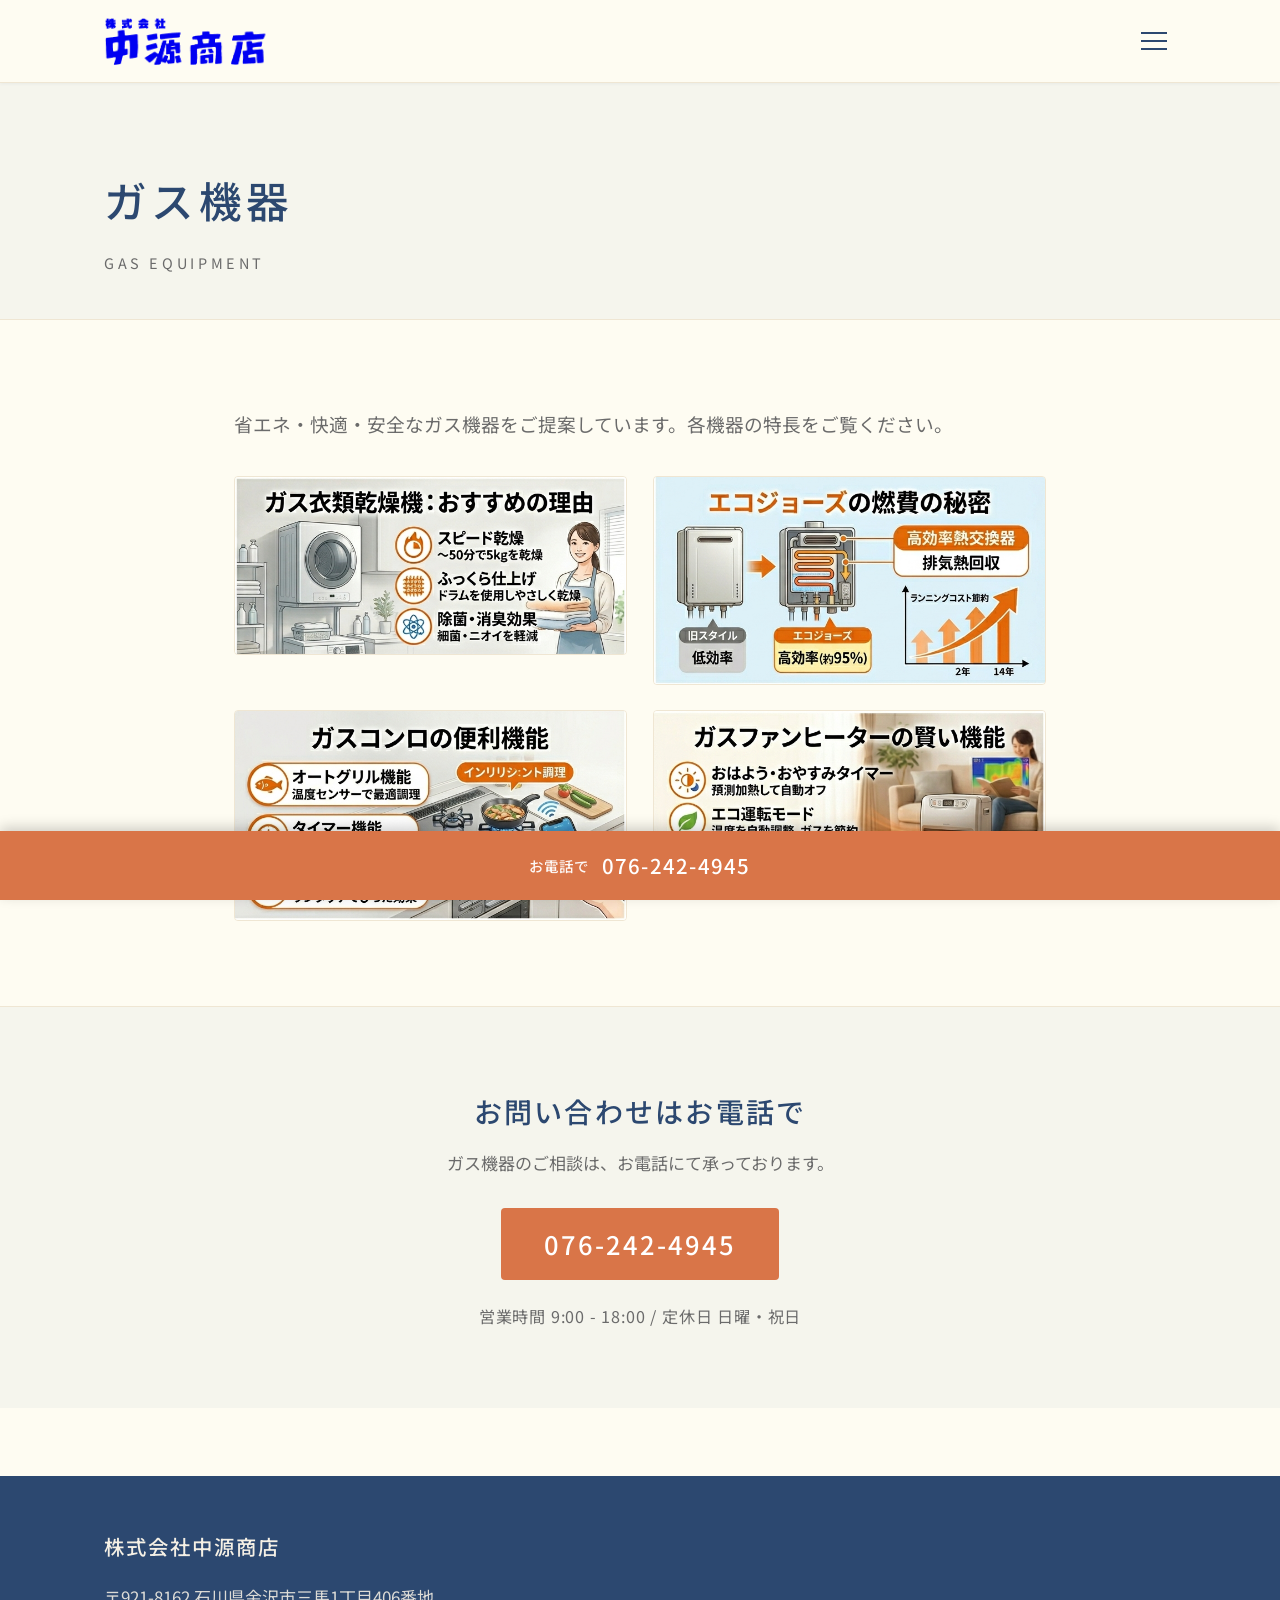
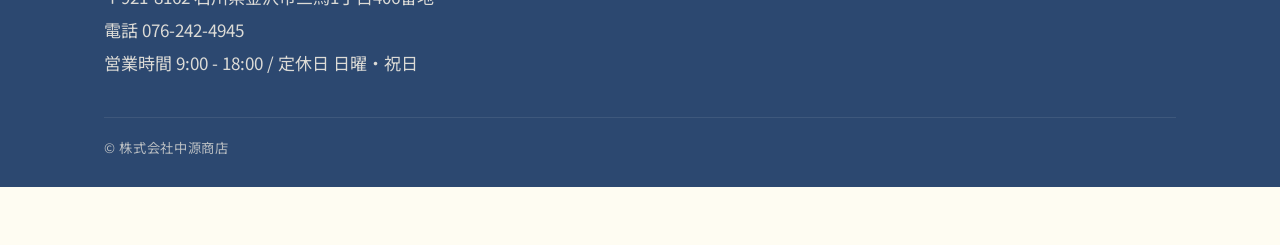
<file: gas-equipment.html>
<!DOCTYPE html>
<html lang="ja">
<head>
  <meta charset="UTF-8">
  <meta name="viewport" content="width=device-width, initial-scale=1.0">
  <title>ガス機器 | 株式会社中源商店</title>
  <meta name="description" content="ガス衣類乾燥機・エコジョーズ・ガスコンロ・ガスファンヒーターなど、株式会社中源商店が扱うガス機器をご案内します。">
  <link rel="icon" href="/favicon.ico" sizes="any">
  <link rel="icon" type="image/png" href="/images/favicon-192.png" sizes="192x192">
  <link rel="apple-touch-icon" href="/images/apple-touch-icon.png">
  <link rel="preconnect" href="https://fonts.googleapis.com">
  <link rel="preconnect" href="https://fonts.gstatic.com" crossorigin>
  <link href="https://fonts.googleapis.com/css2?family=Noto+Sans+JP:wght@400;500;700&display=swap" rel="stylesheet">
  <link rel="stylesheet" href="css/style.css?v=16">
  <style>
    .equipment-banner {
      display: block;
      width: 100%;
      max-width: 720px;
      height: auto;
      margin: 0 auto 1.5rem;
      border: 1px solid var(--color-border);
      border-radius: 4px;
    }
    .equipment-banner:last-child { margin-bottom: 0; }
    @media (min-width: 769px) {
      .equipment-list {
        display: grid;
        grid-template-columns: repeat(2, 1fr);
        gap: 1.5rem;
        max-width: 1040px;
        margin: 0 auto;
      }
      .equipment-banner { max-width: none; margin: 0; }
    }
  </style>
</head>
<body>
  <header class="site-header">
    <div class="container">
      <a href="index.html" class="site-logo">
        <img src="images/logo.jpg" alt="株式会社中源商店">
      </a>
      <button type="button" class="nav-toggle" aria-label="メニュー" aria-expanded="false" aria-controls="site-nav">
        <span class="nav-toggle-bar"></span>
      </button>
      <nav class="site-nav" id="site-nav">
        <ul>
          <li><a href="index.html">ホーム</a></li>
          <li><a href="business.html">事業案内</a></li>
          <li><a href="company.html">会社概要</a></li>
          <li><a href="contact.html">お問合せ</a></li>
        </ul>
      </nav>
    </div>
  </header>

  <main>
    <section class="page-header">
      <div class="container">
        <h1 class="page-title">ガス機器</h1>
        <p class="page-subtitle">Gas Equipment</p>
      </div>
    </section>

    <section class="section">
      <div class="container">
        <p class="section-lead">省エネ・快適・安全なガス機器をご提案しています。各機器の特長をご覧ください。</p>

        <div class="equipment-list">
          <img class="equipment-banner" src="images/gas-clothes-dryer.png" alt="ガス衣類乾燥機：おすすめの理由">
          <img class="equipment-banner" src="images/eco-jozu.png" alt="エコジョーズの燃費の秘密">
          <img class="equipment-banner" src="images/gas-stove.png" alt="ガスコンロの便利機能">
          <img class="equipment-banner" src="images/gas-fan-heater.png" alt="ガスファンヒーターの賢い機能">
        </div>
      </div>
    </section>
  </main>

  <section class="cta-banner">
    <div class="container">
      <h2 class="cta-banner-title">お問い合わせはお電話で</h2>
      <p class="cta-banner-text">ガス機器のご相談は、お電話にて承っております。</p>
      <a href="tel:0762424945" class="btn btn--phone">076-242-4945</a>
      <p class="cta-banner-meta">営業時間 9:00 - 18:00 / 定休日 日曜・祝日</p>
    </div>
  </section>

  <footer class="site-footer">
    <div class="container">
      <div class="footer-company">株式会社中源商店</div>
      <div class="footer-info">
        <p>〒921-8162 石川県金沢市三馬1丁目406番地</p>
        <p>電話 076-242-4945</p>
        <p>営業時間 9:00 - 18:00 / 定休日 日曜・祝日</p>
      </div>
      <div class="footer-copyright">&copy; 株式会社中源商店</div>
    </div>
  </footer>

  <a href="tel:0762424945" class="sticky-phone" aria-label="お電話でのお問い合わせ">
    <span class="sticky-phone-label">お電話で</span>
    <span class="sticky-phone-number">076-242-4945</span>
  </a>

  <script src="js/main.js?v=1" defer></script>
</body>
</html>
</file>
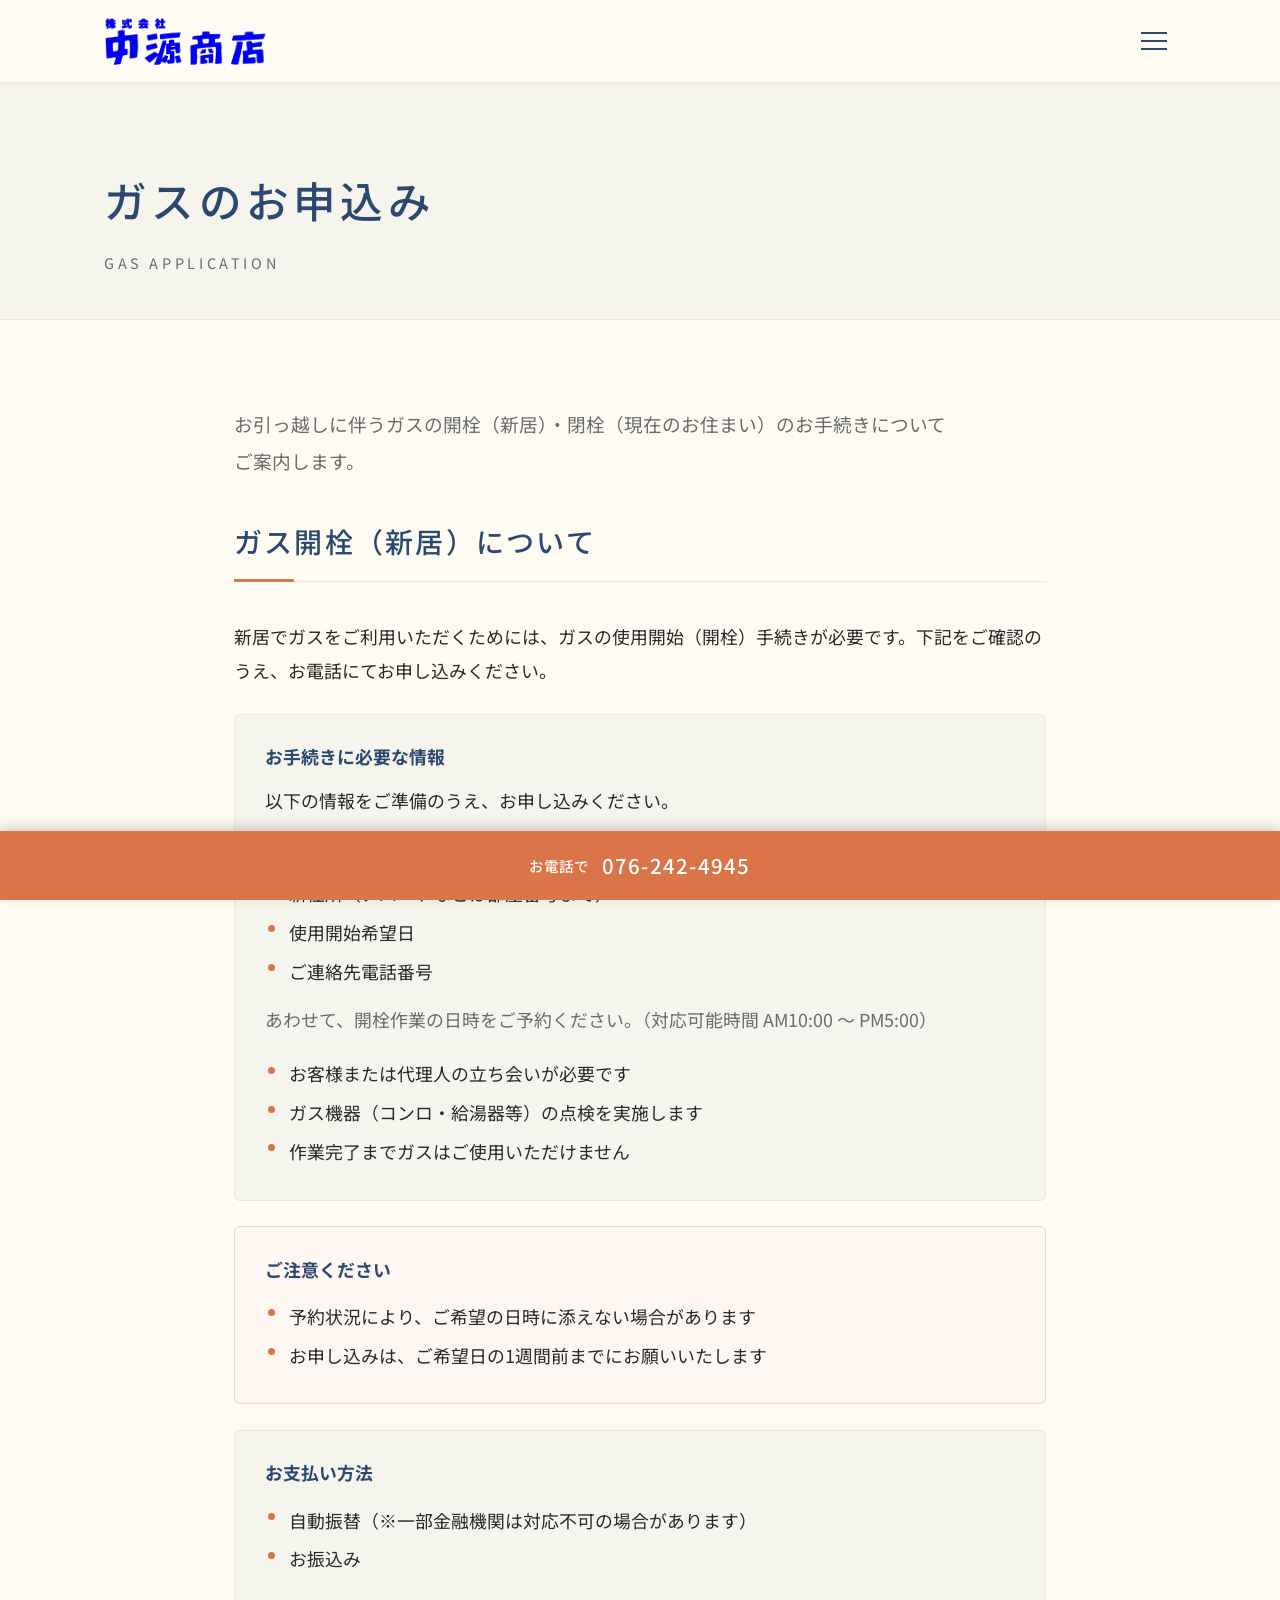
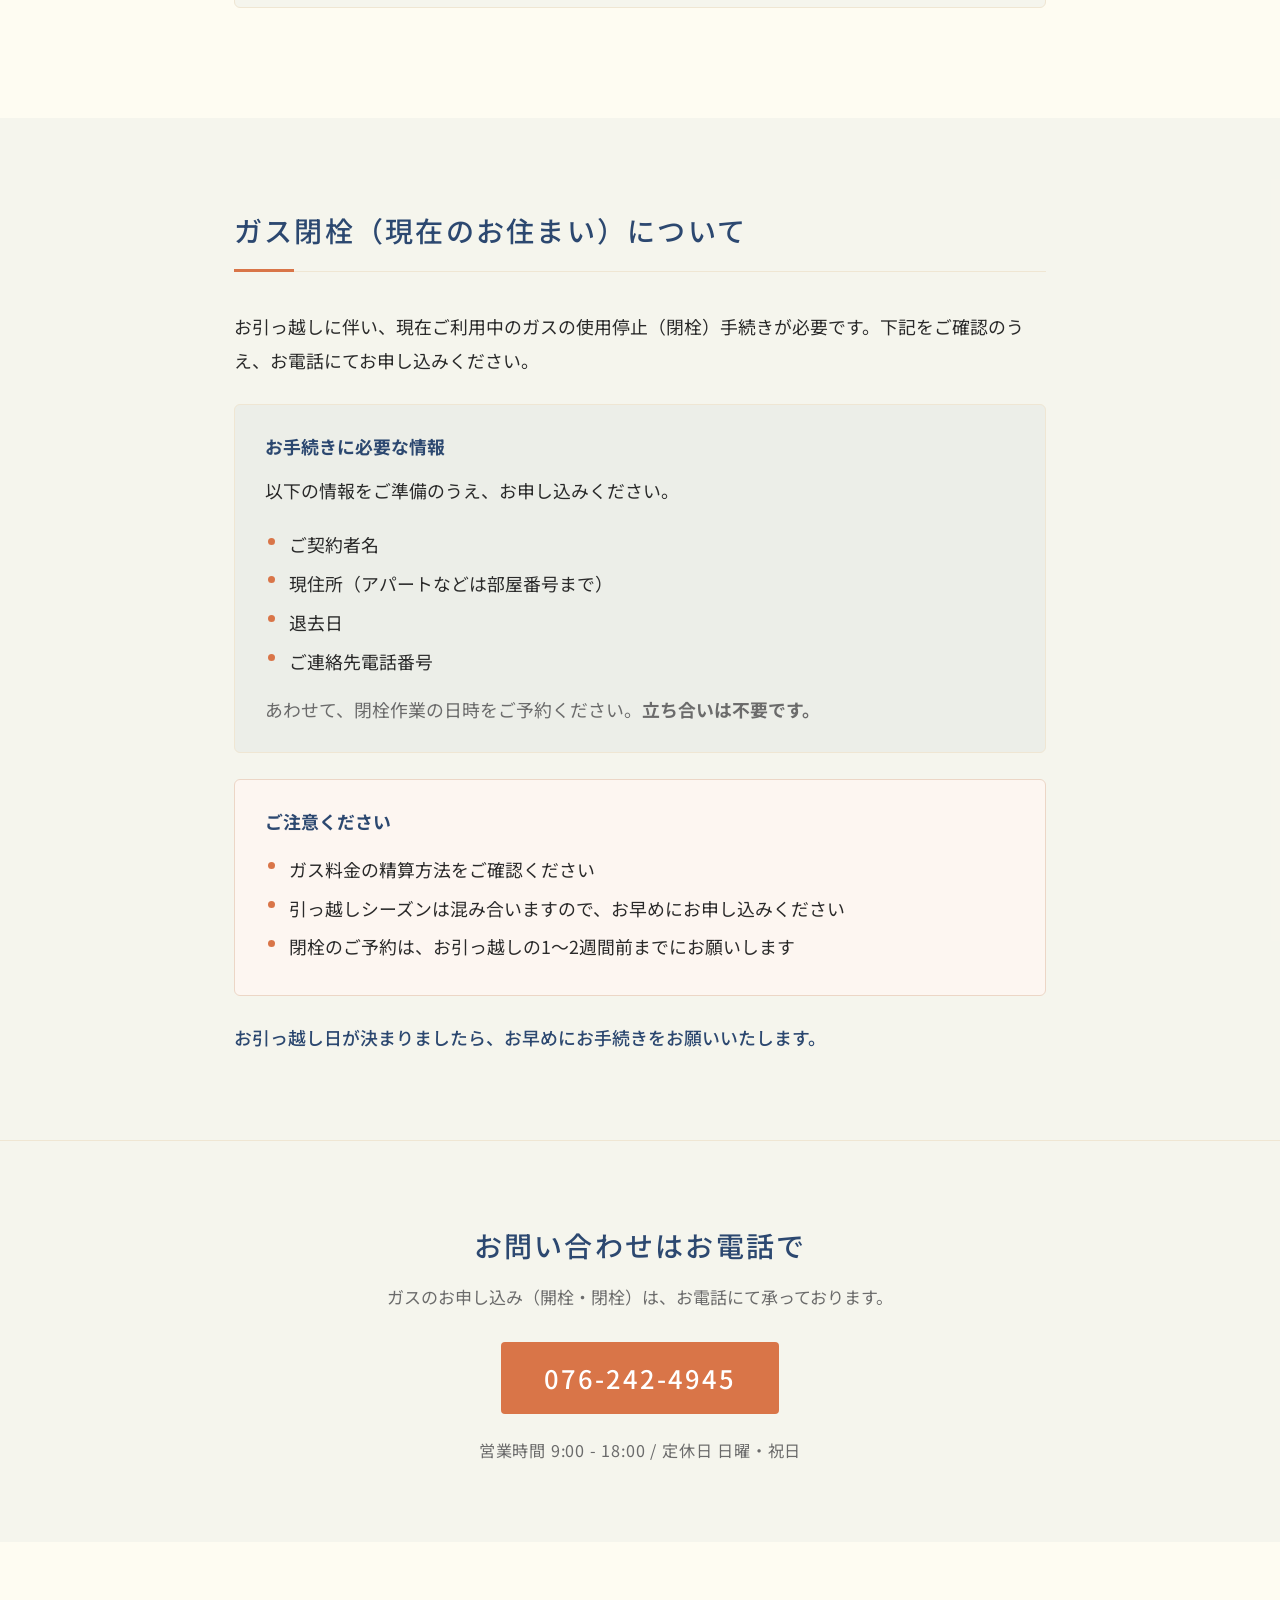
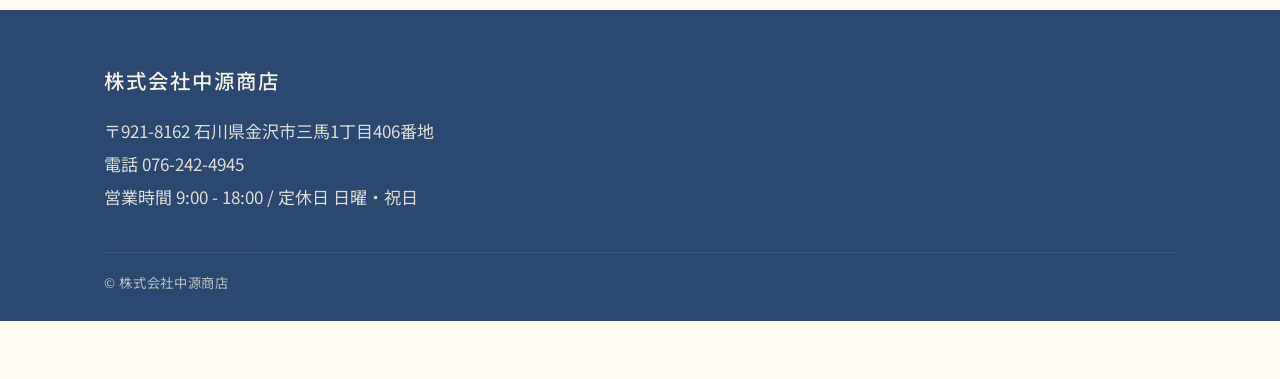
<file: moving.html>
<!DOCTYPE html>
<html lang="ja">
<head>
  <meta charset="UTF-8">
  <meta name="viewport" content="width=device-width, initial-scale=1.0">
  <title>ガスのお申込み | 株式会社中源商店</title>
  <meta name="description" content="お引っ越しに伴うガスの開栓（新居）・閉栓（現在のお住まい）手続きのご案内。株式会社中源商店ではお電話にてお申し込みを承っております。">
  <link rel="icon" href="/favicon.ico" sizes="any">
  <link rel="icon" type="image/png" href="/images/favicon-192.png" sizes="192x192">
  <link rel="apple-touch-icon" href="/images/apple-touch-icon.png">
  <link rel="preconnect" href="https://fonts.googleapis.com">
  <link rel="preconnect" href="https://fonts.gstatic.com" crossorigin>
  <link href="https://fonts.googleapis.com/css2?family=Noto+Sans+JP:wght@400;500;700&display=swap" rel="stylesheet">
  <link rel="stylesheet" href="css/style.css?v=16">
  <style>
    .apply-box {
      background-color: var(--color-bg-soft);
      border: 1px solid var(--color-border);
      border-radius: 6px;
      padding: 1.5rem 1.75rem;
      margin: 1.5rem 0;
    }
    .apply-box--note { background-color: #fdf6f1; border-color: #ecd6c6; }
    .apply-box-title { font-weight: 700; color: var(--color-primary); margin-bottom: 0.6rem; }
    .apply-box p { line-height: 1.9; }
    .apply-list { list-style: none; padding: 0; margin: 0.6rem 0 0.2rem; }
    .apply-list li { position: relative; padding: 0.25rem 0 0.25rem 1.4rem; line-height: 1.7; }
    .apply-list li::before {
      content: ""; position: absolute; left: 0.2rem; top: 0.7em;
      width: 7px; height: 7px; background-color: var(--color-accent); border-radius: 50%;
    }
    .apply-note-line { color: var(--color-text-light); margin-top: 0.75rem; }
    .apply-closing { margin-top: 1.5rem; font-weight: 500; color: var(--color-primary); }
    @media (max-width: 640px) {
      .apply-box { padding: 1.25rem 1.25rem; }
    }
  </style>
</head>
<body>
  <header class="site-header">
    <div class="container">
      <a href="index.html" class="site-logo">
        <img src="images/logo.jpg" alt="株式会社中源商店">
      </a>
      <button type="button" class="nav-toggle" aria-label="メニュー" aria-expanded="false" aria-controls="site-nav">
        <span class="nav-toggle-bar"></span>
      </button>
      <nav class="site-nav" id="site-nav">
        <ul>
          <li><a href="index.html">ホーム</a></li>
          <li><a href="business.html">事業案内</a></li>
          <li><a href="company.html">会社概要</a></li>
          <li><a href="contact.html">お問合せ</a></li>
        </ul>
      </nav>
    </div>
  </header>

  <main>
    <section class="page-header">
      <div class="container">
        <h1 class="page-title">ガスのお申込み</h1>
        <p class="page-subtitle">Gas Application</p>
      </div>
    </section>

    <section class="section">
      <div class="container">
        <p class="section-lead">お引っ越しに伴うガスの開栓（新居）・閉栓（現在のお住まい）のお手続きについてご案内します。</p>

        <h2 class="section-title">ガス開栓（新居）について</h2>
        <p>新居でガスをご利用いただくためには、ガスの使用開始（開栓）手続きが必要です。下記をご確認のうえ、お電話にてお申し込みください。</p>

        <div class="apply-box">
          <p class="apply-box-title">お手続きに必要な情報</p>
          <p>以下の情報をご準備のうえ、お申し込みください。</p>
          <ul class="apply-list">
            <li>ご契約者名</li>
            <li>新住所（アパートなどは部屋番号まで）</li>
            <li>使用開始希望日</li>
            <li>ご連絡先電話番号</li>
          </ul>
          <p class="apply-note-line">あわせて、開栓作業の日時をご予約ください。（対応可能時間 AM10:00 〜 PM5:00）</p>
          <ul class="apply-list">
            <li>お客様または代理人の立ち会いが必要です</li>
            <li>ガス機器（コンロ・給湯器等）の点検を実施します</li>
            <li>作業完了までガスはご使用いただけません</li>
          </ul>
        </div>

        <div class="apply-box apply-box--note">
          <p class="apply-box-title">ご注意ください</p>
          <ul class="apply-list">
            <li>予約状況により、ご希望の日時に添えない場合があります</li>
            <li>お申し込みは、ご希望日の1週間前までにお願いいたします</li>
          </ul>
        </div>

        <div class="apply-box">
          <p class="apply-box-title">お支払い方法</p>
          <ul class="apply-list">
            <li>自動振替（※一部金融機関は対応不可の場合があります）</li>
            <li>お振込み</li>
          </ul>
        </div>
      </div>
    </section>

    <section class="section">
      <div class="container">
        <h2 class="section-title">ガス閉栓（現在のお住まい）について</h2>
        <p>お引っ越しに伴い、現在ご利用中のガスの使用停止（閉栓）手続きが必要です。下記をご確認のうえ、お電話にてお申し込みください。</p>

        <div class="apply-box">
          <p class="apply-box-title">お手続きに必要な情報</p>
          <p>以下の情報をご準備のうえ、お申し込みください。</p>
          <ul class="apply-list">
            <li>ご契約者名</li>
            <li>現住所（アパートなどは部屋番号まで）</li>
            <li>退去日</li>
            <li>ご連絡先電話番号</li>
          </ul>
          <p class="apply-note-line">あわせて、閉栓作業の日時をご予約ください。<strong>立ち合いは不要です。</strong></p>
        </div>

        <div class="apply-box apply-box--note">
          <p class="apply-box-title">ご注意ください</p>
          <ul class="apply-list">
            <li>ガス料金の精算方法をご確認ください</li>
            <li>引っ越しシーズンは混み合いますので、お早めにお申し込みください</li>
            <li>閉栓のご予約は、お引っ越しの1〜2週間前までにお願いします</li>
          </ul>
        </div>

        <p class="apply-closing">お引っ越し日が決まりましたら、お早めにお手続きをお願いいたします。</p>
      </div>
    </section>
  </main>

  <section class="cta-banner">
    <div class="container">
      <h2 class="cta-banner-title">お問い合わせはお電話で</h2>
      <p class="cta-banner-text">ガスのお申し込み（開栓・閉栓）は、お電話にて承っております。</p>
      <a href="tel:0762424945" class="btn btn--phone">076-242-4945</a>
      <p class="cta-banner-meta">営業時間 9:00 - 18:00 / 定休日 日曜・祝日</p>
    </div>
  </section>

  <footer class="site-footer">
    <div class="container">
      <div class="footer-company">株式会社中源商店</div>
      <div class="footer-info">
        <p>〒921-8162 石川県金沢市三馬1丁目406番地</p>
        <p>電話 076-242-4945</p>
        <p>営業時間 9:00 - 18:00 / 定休日 日曜・祝日</p>
      </div>
      <div class="footer-copyright">&copy; 株式会社中源商店</div>
    </div>
  </footer>

  <a href="tel:0762424945" class="sticky-phone" aria-label="お電話でのお問い合わせ">
    <span class="sticky-phone-label">お電話で</span>
    <span class="sticky-phone-number">076-242-4945</span>
  </a>

  <script src="js/main.js?v=1" defer></script>
</body>
</html>
</file>
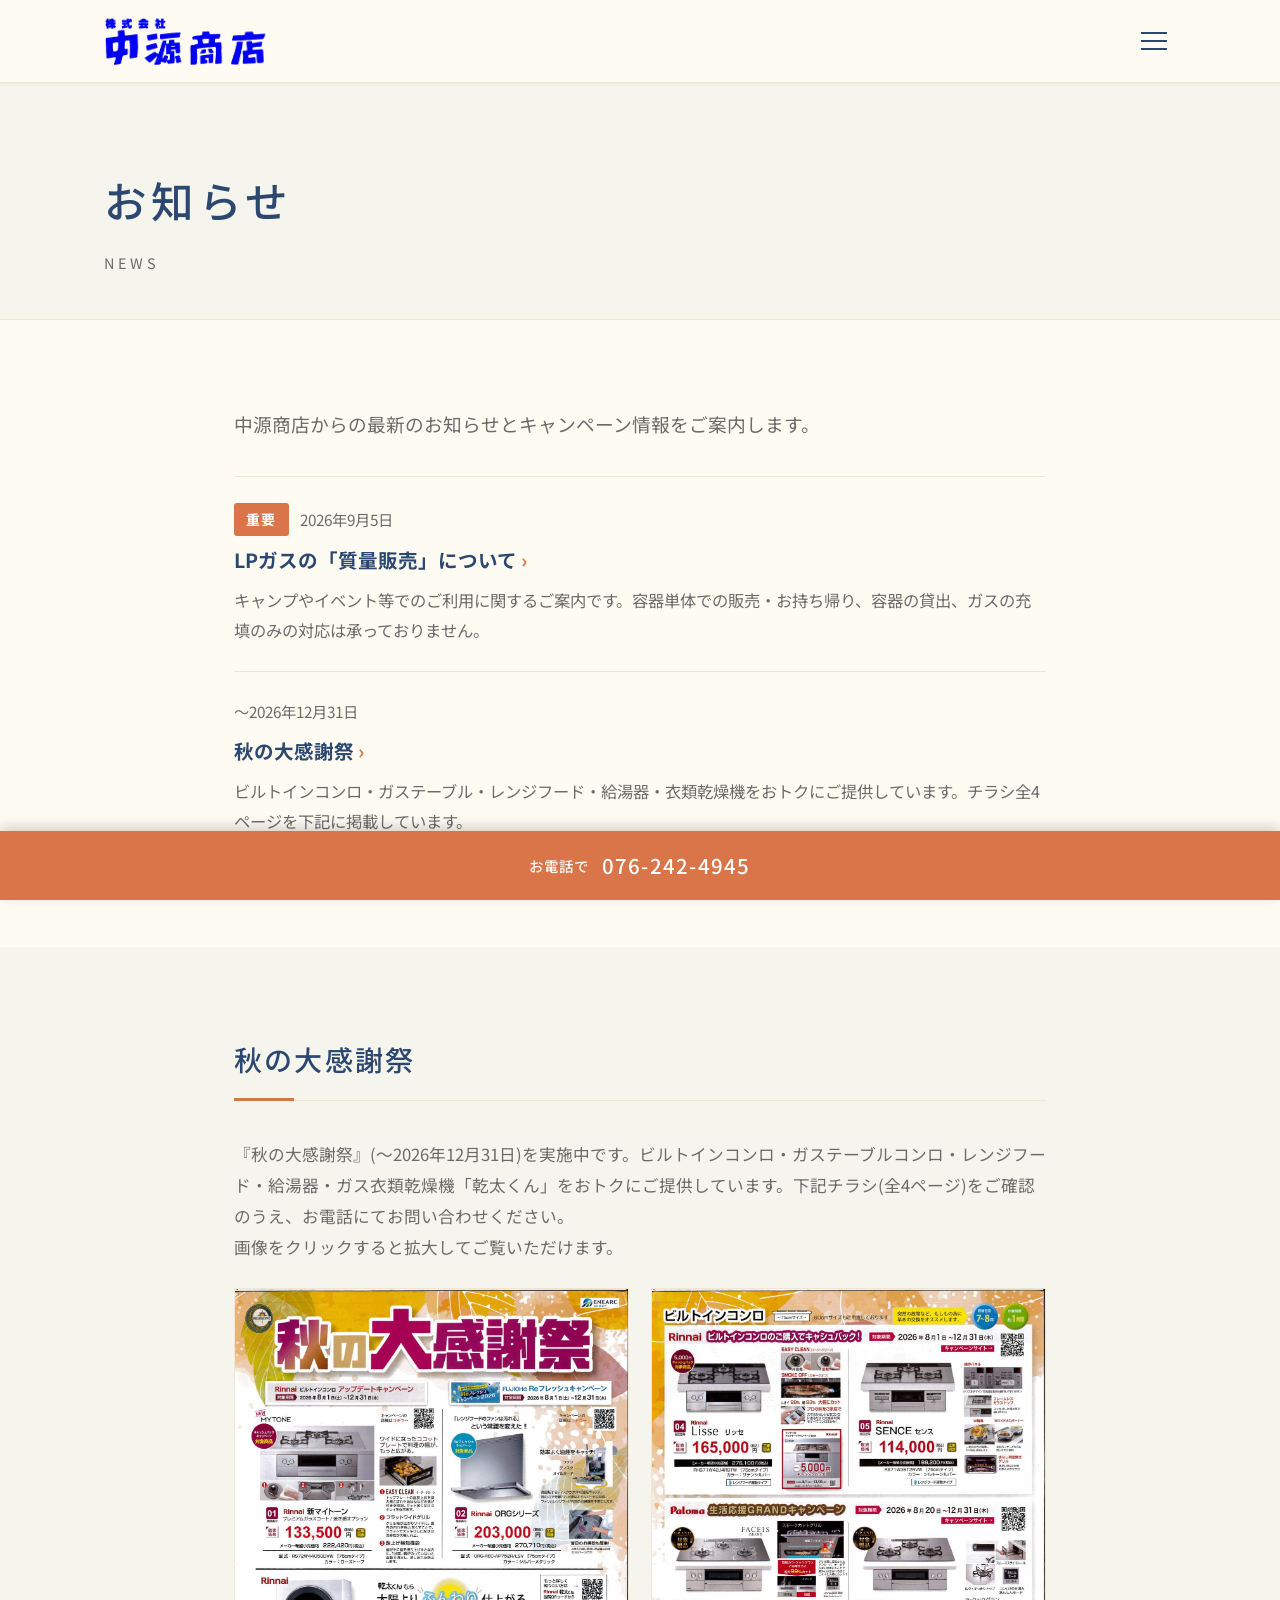
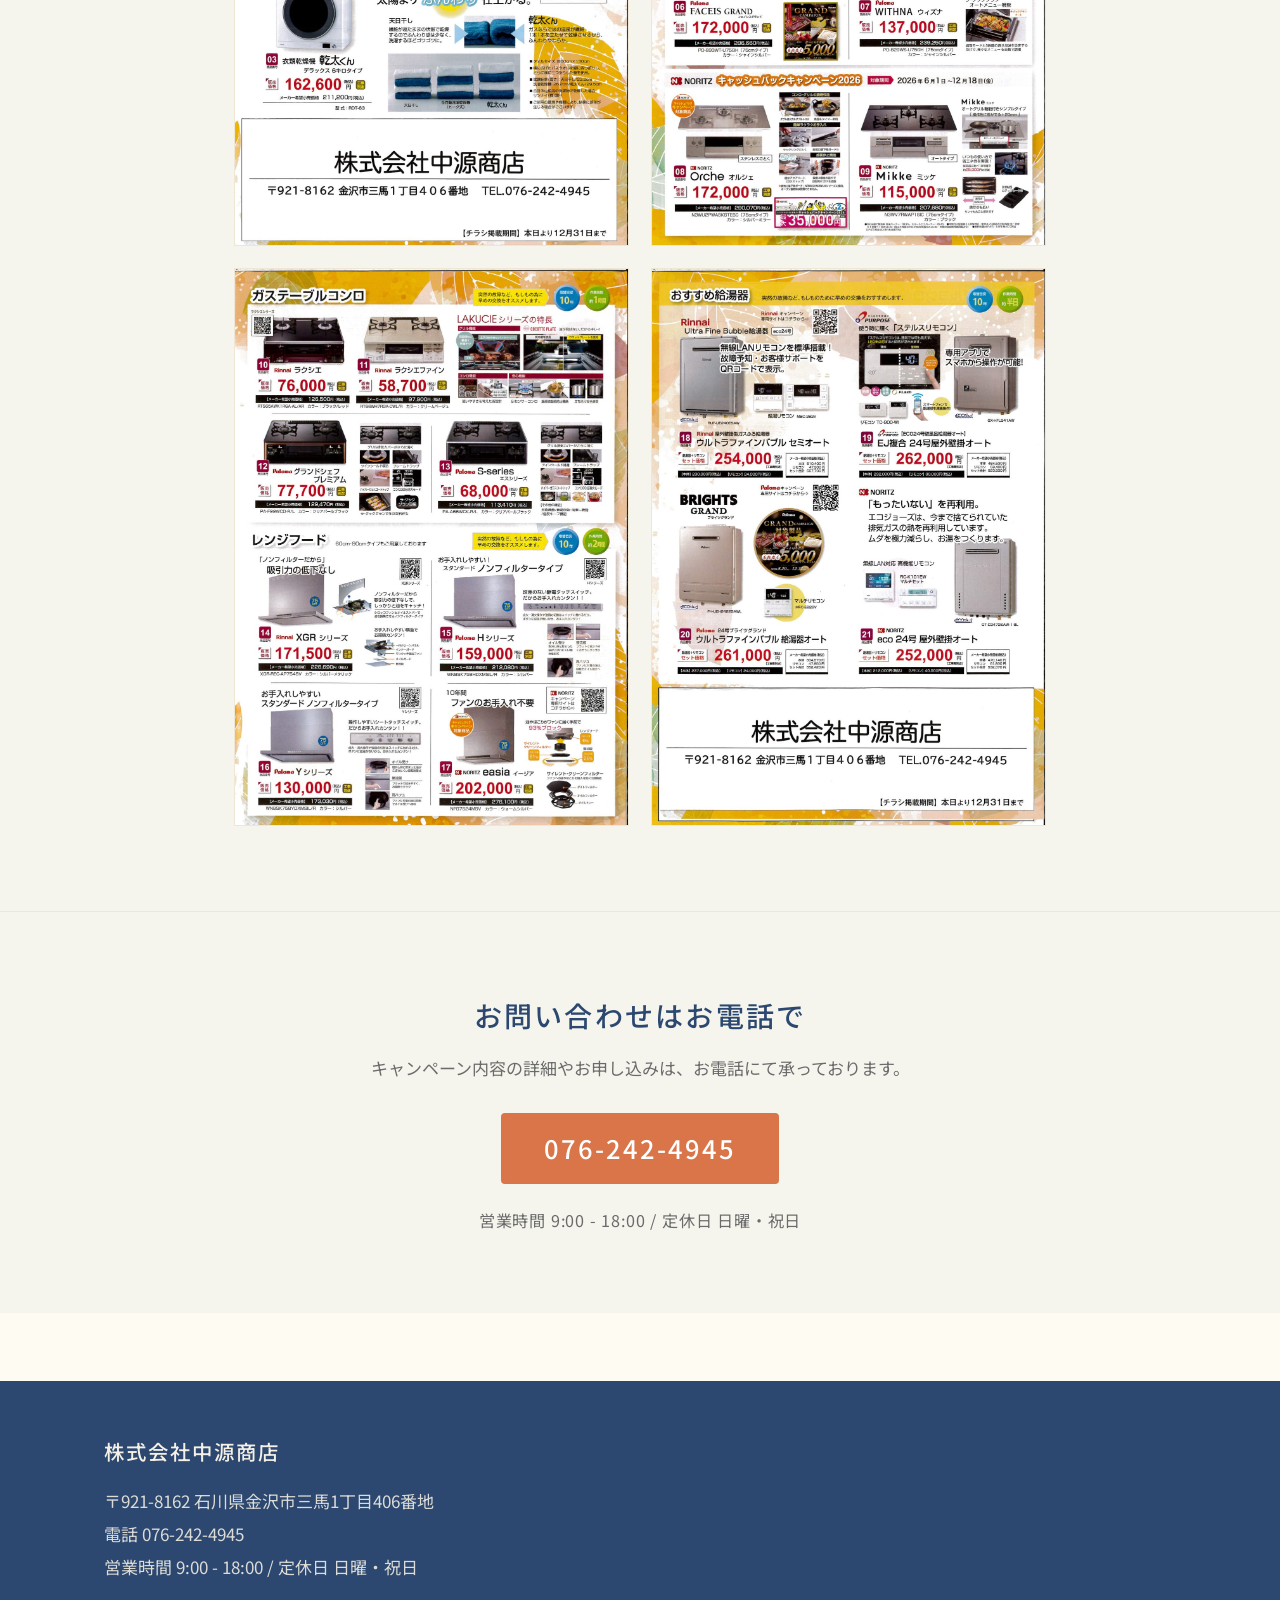
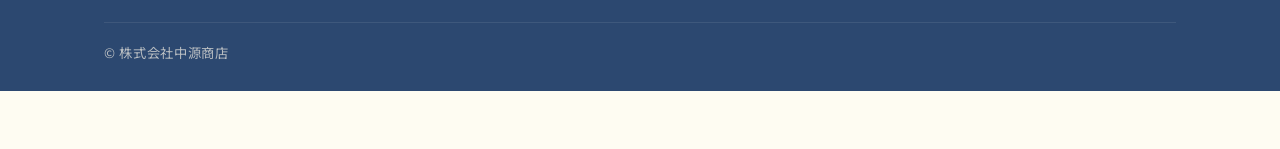
<file: news.html>
<!DOCTYPE html>
<html lang="ja">
<head>
  <meta charset="UTF-8">
  <meta name="viewport" content="width=device-width, initial-scale=1.0">
  <title>お知らせ | 株式会社中源商店</title>
  <meta name="description" content="株式会社中源商店からのお知らせとキャンペーン情報。">
  <link rel="icon" href="/favicon.ico" sizes="any">
  <link rel="icon" type="image/png" href="/images/favicon-192.png" sizes="192x192">
  <link rel="apple-touch-icon" href="/images/apple-touch-icon.png">
  <link rel="preconnect" href="https://fonts.googleapis.com">
  <link rel="preconnect" href="https://fonts.gstatic.com" crossorigin>
  <link href="https://fonts.googleapis.com/css2?family=Noto+Sans+JP:wght@400;500;700&display=swap" rel="stylesheet">
  <link rel="stylesheet" href="css/style.css?v=16">
  <style>
    /* チラシ4ページはPCで2×2に並べる（3+1で余るのを防ぐ） */
    @media (min-width: 769px) {
      .campaign-grid {
        grid-template-columns: repeat(2, 1fr);
        max-width: 820px;
      }
    }
  </style>
</head>
<body>
  <header class="site-header">
    <div class="container">
      <a href="index.html" class="site-logo">
        <img src="images/logo.jpg" alt="株式会社中源商店">
      </a>
      <button type="button" class="nav-toggle" aria-label="メニュー" aria-expanded="false" aria-controls="site-nav">
        <span class="nav-toggle-bar"></span>
      </button>
      <nav class="site-nav" id="site-nav">
        <ul>
          <li><a href="index.html">ホーム</a></li>
          <li><a href="business.html">事業案内</a></li>
          <li><a href="company.html">会社概要</a></li>
          <li><a href="contact.html">お問合せ</a></li>
        </ul>
      </nav>
    </div>
  </header>

  <main>
    <section class="page-header">
      <div class="container">
        <h1 class="page-title">お知らせ</h1>
        <p class="page-subtitle">News</p>
      </div>
    </section>

    <section class="section">
      <div class="container">
        <p class="section-lead">中源商店からの最新のお知らせとキャンペーン情報をご案内します。</p>

        <ul class="news-list">
          <li class="news-item">
            <div class="news-item-meta">
              <span class="notice-badge">重要</span>
              <time class="news-item-date" datetime="2026-09-05">2026年9月5日</time>
            </div>
            <a class="news-item-title" href="notice-mass-sales.html">LPガスの「質量販売」について</a>
            <p class="news-item-excerpt">キャンプやイベント等でのご利用に関するご案内です。容器単体での販売・お持ち帰り、容器の貸出、ガスの充填のみの対応は承っておりません。</p>
          </li>
          <li class="news-item">
            <div class="news-item-meta">
              <time class="news-item-date" datetime="2026-12-31">〜2026年12月31日</time>
            </div>
            <a class="news-item-title" href="#campaign">秋の大感謝祭</a>
            <p class="news-item-excerpt">ビルトインコンロ・ガステーブル・レンジフード・給湯器・衣類乾燥機をおトクにご提供しています。チラシ全4ページを下記に掲載しています。</p>
          </li>
        </ul>
      </div>
    </section>

    <section class="section" id="campaign">
      <div class="container">
        <h2 class="section-title">秋の大感謝祭</h2>
        <p class="campaign-period">『秋の大感謝祭』(〜2026年12月31日)を実施中です。ビルトインコンロ・ガステーブルコンロ・レンジフード・給湯器・ガス衣類乾燥機「乾太くん」をおトクにご提供しています。下記チラシ(全4ページ)をご確認のうえ、お電話にてお問い合わせください。<br>画像をクリックすると拡大してご覧いただけます。</p>

        <div class="campaign-grid">
          <a href="images/campaign/2/flyer-1.jpg" class="campaign-item" target="_blank" rel="noopener">
            <img src="images/campaign/2/flyer-1.jpg" alt="秋の大感謝祭 チラシ 1ページ目（ビルトインコンロ・レンジフード・衣類乾燥機 乾太くん）" loading="lazy" width="1240" height="1753">
          </a>
          <a href="images/campaign/2/flyer-2.jpg" class="campaign-item" target="_blank" rel="noopener">
            <img src="images/campaign/2/flyer-2.jpg" alt="秋の大感謝祭 チラシ 2ページ目（ビルトインコンロ）" loading="lazy" width="1240" height="1753">
          </a>
          <a href="images/campaign/2/flyer-3.jpg" class="campaign-item" target="_blank" rel="noopener">
            <img src="images/campaign/2/flyer-3.jpg" alt="秋の大感謝祭 チラシ 3ページ目（ガステーブルコンロ・レンジフード）" loading="lazy" width="1240" height="1753">
          </a>
          <a href="images/campaign/2/flyer-4.jpg" class="campaign-item" target="_blank" rel="noopener">
            <img src="images/campaign/2/flyer-4.jpg" alt="秋の大感謝祭 チラシ 4ページ目（おすすめ給湯器）" loading="lazy" width="1240" height="1753">
          </a>
        </div>
      </div>
    </section>
  </main>

  <section class="cta-banner">
    <div class="container">
      <h2 class="cta-banner-title">お問い合わせはお電話で</h2>
      <p class="cta-banner-text">キャンペーン内容の詳細やお申し込みは、お電話にて承っております。</p>
      <a href="tel:0762424945" class="btn btn--phone">076-242-4945</a>
      <p class="cta-banner-meta">営業時間 9:00 - 18:00 / 定休日 日曜・祝日</p>
    </div>
  </section>

  <footer class="site-footer">
    <div class="container">
      <div class="footer-company">株式会社中源商店</div>
      <div class="footer-info">
        <p>〒921-8162 石川県金沢市三馬1丁目406番地</p>
        <p>電話 076-242-4945</p>
        <p>営業時間 9:00 - 18:00 / 定休日 日曜・祝日</p>
      </div>
      <div class="footer-copyright">&copy; 株式会社中源商店</div>
    </div>
  </footer>

  <a href="tel:0762424945" class="sticky-phone" aria-label="お電話でのお問い合わせ">
    <span class="sticky-phone-label">お電話で</span>
    <span class="sticky-phone-number">076-242-4945</span>
  </a>

  <script src="js/main.js?v=1" defer></script>
</body>
</html>
</file>
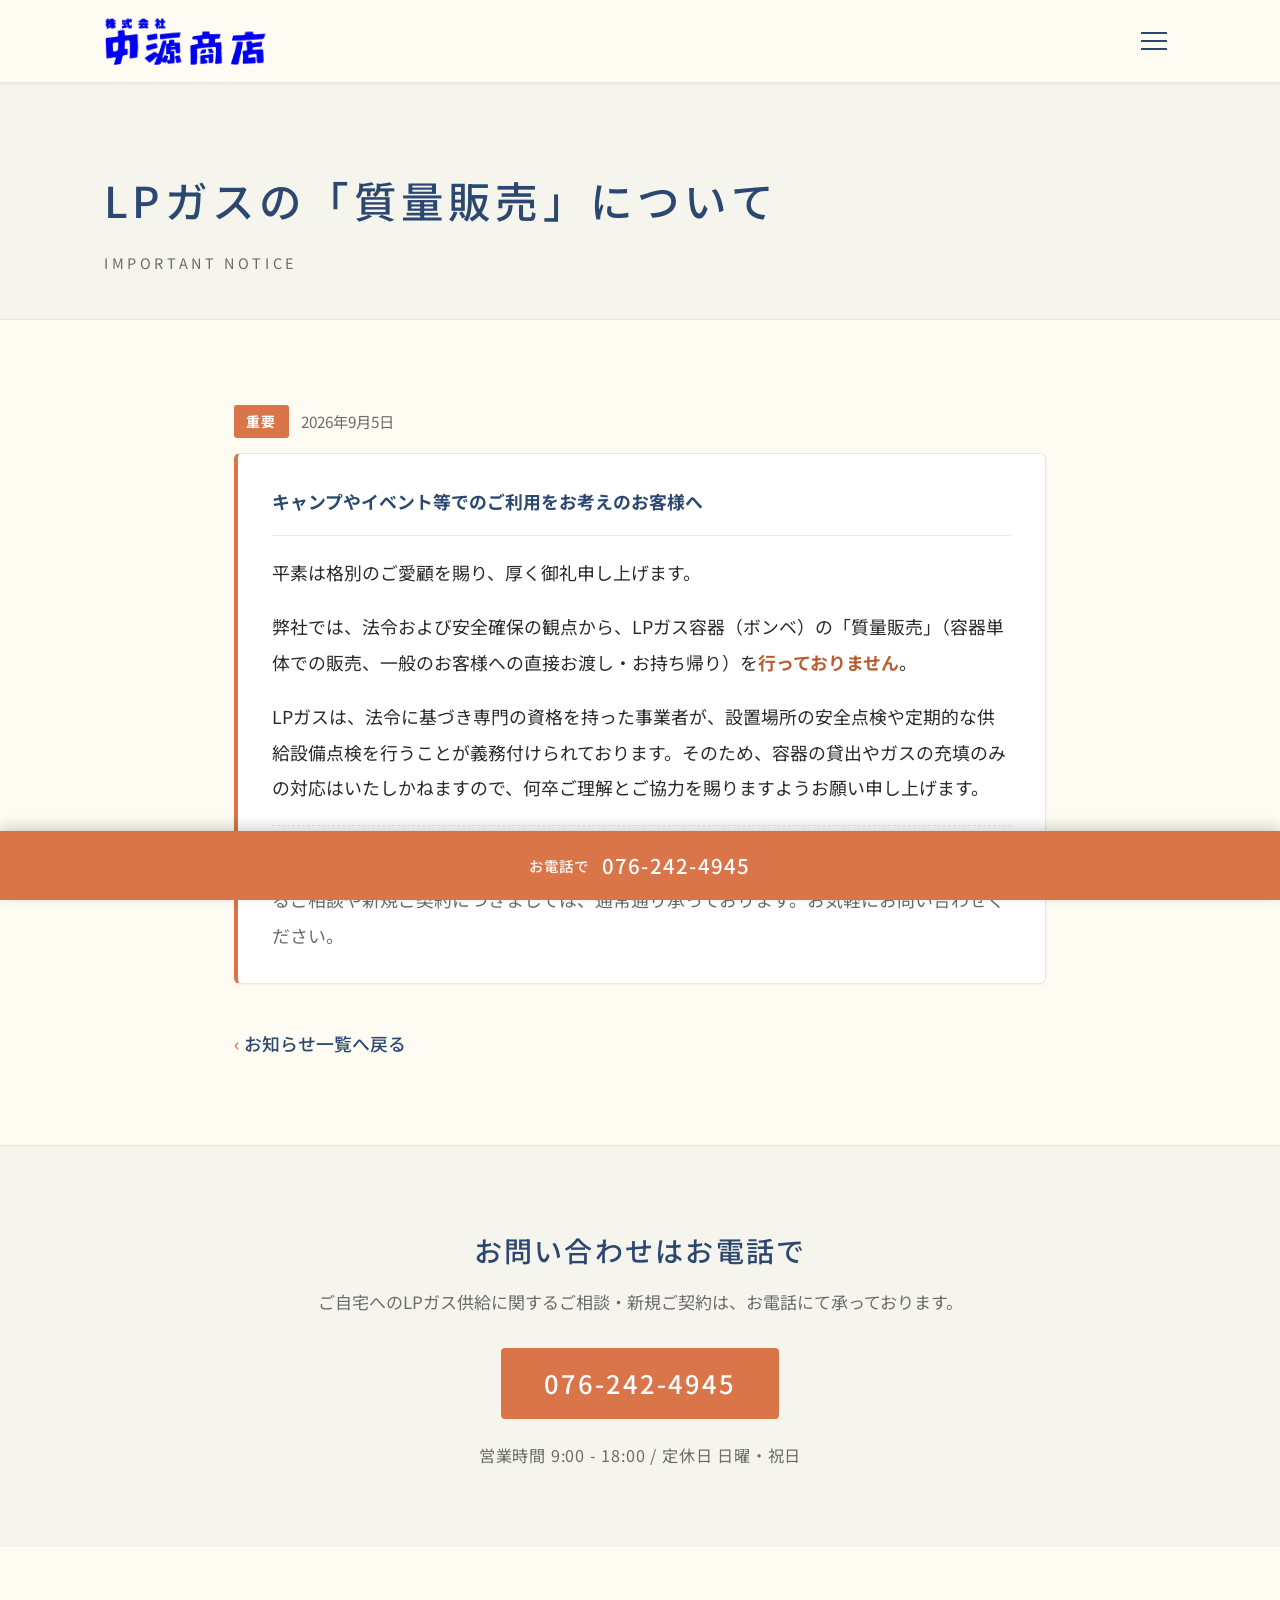
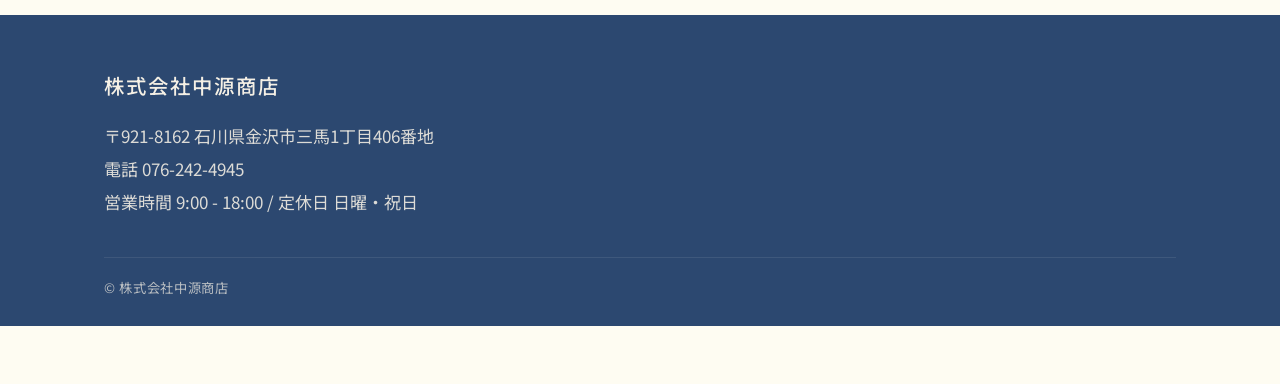
<file: notice-mass-sales.html>
<!DOCTYPE html>
<html lang="ja">
<head>
  <meta charset="UTF-8">
  <meta name="viewport" content="width=device-width, initial-scale=1.0">
  <title>LPガスの「質量販売」について | 株式会社中源商店</title>
  <meta name="description" content="株式会社中源商店では、法令および安全確保の観点からLPガス容器（ボンベ）の質量販売を行っておりません。キャンプやイベント等でのご利用をお考えのお客様へのご案内です。">
  <link rel="icon" href="/favicon.ico" sizes="any">
  <link rel="icon" type="image/png" href="/images/favicon-192.png" sizes="192x192">
  <link rel="apple-touch-icon" href="/images/apple-touch-icon.png">
  <link rel="preconnect" href="https://fonts.googleapis.com">
  <link rel="preconnect" href="https://fonts.gstatic.com" crossorigin>
  <link href="https://fonts.googleapis.com/css2?family=Noto+Sans+JP:wght@400;500;700&display=swap" rel="stylesheet">
  <link rel="stylesheet" href="css/style.css?v=16">
</head>
<body>
  <header class="site-header">
    <div class="container">
      <a href="index.html" class="site-logo">
        <img src="images/logo.jpg" alt="株式会社中源商店">
      </a>
      <button type="button" class="nav-toggle" aria-label="メニュー" aria-expanded="false" aria-controls="site-nav">
        <span class="nav-toggle-bar"></span>
      </button>
      <nav class="site-nav" id="site-nav">
        <ul>
          <li><a href="index.html">ホーム</a></li>
          <li><a href="business.html">事業案内</a></li>
          <li><a href="company.html">会社概要</a></li>
          <li><a href="contact.html">お問合せ</a></li>
        </ul>
      </nav>
    </div>
  </header>

  <main>
    <section class="page-header">
      <div class="container">
        <h1 class="page-title">LPガスの「質量販売」について</h1>
        <p class="page-subtitle">Important Notice</p>
      </div>
    </section>

    <section class="section">
      <div class="container">
        <div class="notice-head">
          <span class="notice-badge">重要</span>
          <span class="notice-date">2026年9月5日</span>
        </div>

        <div class="notice-box">
          <p class="notice-target">キャンプやイベント等でのご利用をお考えのお客様へ</p>
          <p>平素は格別のご愛顧を賜り、厚く御礼申し上げます。</p>
          <p>弊社では、法令および安全確保の観点から、LPガス容器（ボンベ）の「質量販売」（容器単体での販売、一般のお客様への直接お渡し・お持ち帰り）を<span class="notice-point">行っておりません</span>。</p>
          <p>LPガスは、法令に基づき専門の資格を持った事業者が、設置場所の安全点検や定期的な供給設備点検を行うことが義務付けられております。そのため、容器の貸出やガスの充填のみの対応はいたしかねますので、何卒ご理解とご協力を賜りますようお願い申し上げます。</p>
          <p class="notice-supplement">なお、ご自宅への配管を通じた一般的なLPガス供給（バルク供給・個別容器供給）に関するご相談や新規ご契約につきましては、通常通り承っております。お気軽にお問い合わせください。</p>
        </div>

        <p class="page-back"><a href="news.html">お知らせ一覧へ戻る</a></p>
      </div>
    </section>
  </main>

  <section class="cta-banner">
    <div class="container">
      <h2 class="cta-banner-title">お問い合わせはお電話で</h2>
      <p class="cta-banner-text">ご自宅へのLPガス供給に関するご相談・新規ご契約は、お電話にて承っております。</p>
      <a href="tel:0762424945" class="btn btn--phone">076-242-4945</a>
      <p class="cta-banner-meta">営業時間 9:00 - 18:00 / 定休日 日曜・祝日</p>
    </div>
  </section>

  <footer class="site-footer">
    <div class="container">
      <div class="footer-company">株式会社中源商店</div>
      <div class="footer-info">
        <p>〒921-8162 石川県金沢市三馬1丁目406番地</p>
        <p>電話 076-242-4945</p>
        <p>営業時間 9:00 - 18:00 / 定休日 日曜・祝日</p>
      </div>
      <div class="footer-copyright">&copy; 株式会社中源商店</div>
    </div>
  </footer>

  <a href="tel:0762424945" class="sticky-phone" aria-label="お電話でのお問い合わせ">
    <span class="sticky-phone-label">お電話で</span>
    <span class="sticky-phone-number">076-242-4945</span>
  </a>

  <script src="js/main.js?v=1" defer></script>
</body>
</html>
</file>
<file: css/style.css>
/* ============================================
   株式会社中源商店  共通スタイル
   色を変えたい場合は :root の値を書き換えてください
   ============================================ */

:root {
  --color-primary: #2c4870;
  --color-primary-dark: #223759;
  --color-bg: #fefcf2;
  --color-bg-card: #ffffff;
  --color-bg-soft: rgba(44, 72, 112, 0.04);
  --color-accent: #d97548;
  --color-accent-dark: #b85e35;
  --color-text: #2a2a2a;
  --color-text-light: #6b6b6b;
  --color-border: #efe6d3;

  --font-base: "Noto Sans JP", -apple-system, BlinkMacSystemFont, "Hiragino Sans",
    "Hiragino Kaku Gothic ProN", "Yu Gothic", "Meiryo", sans-serif;

  --max-width: 1140px;
  --space-xs: 0.5rem;
  --space-sm: 1rem;
  --space-md: 2rem;
  --space-lg: 4rem;
  --space-xl: 6rem;

  --shadow-sm: 0 1px 3px rgba(44, 72, 112, 0.06);
  --shadow-md: 0 6px 16px rgba(44, 72, 112, 0.08);
  --shadow-lg: 0 12px 32px rgba(44, 72, 112, 0.12);
  --radius: 4px;
  --transition: 0.2s ease;
}

* {
  margin: 0;
  padding: 0;
  box-sizing: border-box;
}

html {
  font-size: 17px;
  scroll-behavior: smooth;
  -webkit-text-size-adjust: 100%;
}

@media (max-width: 640px) {
  html {
    font-size: 15px;
  }

  .hero-title {
    font-size: clamp(1.5rem, 6vw, 1.95rem);
  }

  .page-title {
    font-size: clamp(1.4rem, 5.5vw, 1.75rem);
  }

  .section-title {
    font-size: 1.2rem;
  }

  .business-item-title {
    font-size: 1.15rem;
  }

  .contact-phone {
    font-size: clamp(1.8rem, 8vw, 2.2rem);
  }

  .info-table th,
  .info-table td,
  .qualification-table th,
  .qualification-table td {
    font-size: 0.95rem;
  }
}

body {
  font-family: var(--font-base);
  font-weight: 400;
  font-size: 1.05rem;
  line-height: 1.9;
  color: var(--color-text);
  background-color: var(--color-bg);
  -webkit-font-smoothing: antialiased;
  -moz-osx-font-smoothing: grayscale;
  line-break: strict;
  word-break: normal;
  overflow-wrap: break-word;
}

/* 日本語の語句単位の自然な改行（対応ブラウザのみ反映） */
.hero-title,
.hero-subtitle,
.section-lead,
.business-item-desc,
.section-title,
.page-title {
  word-break: auto-phrase;
}

p {
  margin-bottom: 1rem;
}

p:last-child {
  margin-bottom: 0;
}

a {
  color: var(--color-primary);
  transition: color 0.2s;
}

a:hover {
  color: var(--color-accent);
}

/* -- ボタンシステム -- */
.btn {
  display: inline-flex;
  align-items: center;
  justify-content: center;
  gap: 0.5rem;
  padding: 0.95rem 1.85rem;
  background-color: var(--color-accent);
  color: #ffffff;
  text-decoration: none;
  font-weight: 500;
  font-size: 1rem;
  letter-spacing: 0.05em;
  border-radius: var(--radius);
  border: 0;
  cursor: pointer;
  transition: background-color var(--transition), transform var(--transition), box-shadow var(--transition);
  line-height: 1.2;
}

.btn:hover {
  background-color: var(--color-accent-dark);
  color: #ffffff;
  transform: translateY(-1px);
  box-shadow: var(--shadow-md);
}

.btn--large {
  padding: 1.15rem 2.5rem;
  font-size: 1.1rem;
}

.btn--phone {
  font-size: 1.5rem;
  padding: 1.2rem 2.5rem;
  letter-spacing: 0.08em;
  font-weight: 500;
}

.btn--outline {
  background-color: transparent;
  color: var(--color-primary);
  border: 2px solid var(--color-primary);
}

.btn--outline:hover {
  background-color: var(--color-primary);
  color: #ffffff;
}

/* -- CTAバナー（フッター前） -- */
.cta-banner {
  background-color: var(--color-bg-soft);
  padding: 4.5rem 0;
  text-align: center;
  border-top: 1px solid var(--color-border);
}

.cta-banner-title {
  font-size: clamp(1.35rem, 3vw, 1.65rem);
  font-weight: 500;
  color: var(--color-primary);
  margin-bottom: 0.6rem;
  letter-spacing: 0.08em;
}

.cta-banner-text {
  color: var(--color-text-light);
  margin-bottom: 1.75rem;
  font-size: 1rem;
  line-height: 1.85;
}

.cta-banner-meta {
  margin-top: 1.25rem;
  color: var(--color-text-light);
  font-size: 0.95rem;
  letter-spacing: 0.05em;
}

@media (max-width: 640px) {
  .cta-banner {
    padding: 3rem 0;
  }
  .btn--phone {
    font-size: 1.25rem;
    padding: 1rem 1.75rem;
  }
}

/* -- 固定の電話CTAバー（全画面サイズで表示） -- */
.sticky-phone {
  display: flex;
  position: fixed;
  bottom: 0;
  left: 0;
  right: 0;
  background-color: var(--color-accent);
  color: #ffffff;
  padding: 0.9rem 1rem;
  text-decoration: none;
  z-index: 40;
  align-items: center;
  justify-content: center;
  gap: 0.75rem;
  box-shadow: 0 -4px 12px rgba(0, 0, 0, 0.18);
  font-weight: 500;
  letter-spacing: 0.05em;
  transition: background-color var(--transition);
}

.sticky-phone:hover,
.sticky-phone:active {
  color: #ffffff;
  background-color: var(--color-accent-dark);
}

.sticky-phone-label {
  font-size: 0.85rem;
  opacity: 0.95;
}

.sticky-phone-number {
  font-size: 1.2rem;
  font-weight: 500;
  letter-spacing: 0.06em;
}

/* 固定CTAに隠れないよう本体に下余白 */
body {
  padding-bottom: 58px;
}

.container {
  max-width: var(--max-width);
  margin: 0 auto;
  padding: 0 2rem;
}

.container--narrow {
  max-width: 880px;
}

@media (max-width: 640px) {
  .container {
    padding: 0 1.25rem;
  }
}

/* -- ヘッダー -- */
.site-header {
  background-color: var(--color-bg);
  border-bottom: 1px solid var(--color-border);
  padding: 1rem 0;
  position: sticky;
  top: 0;
  z-index: 50;
  box-shadow: var(--shadow-sm);
}

.site-header .container {
  display: flex;
  align-items: center;
  justify-content: space-between;
  gap: 1.5rem;
  position: relative;
}

.site-logo {
  display: inline-flex;
  align-items: center;
  text-decoration: none;
  color: var(--color-primary);
  line-height: 1;
  flex-shrink: 0;
}

.site-logo:hover {
  opacity: 0.85;
}

.site-logo img {
  display: block;
  height: 48px;
  width: auto;
  mix-blend-mode: multiply;
}

/* -- ハンバーガーボタン（全画面サイズで表示） -- */
.nav-toggle {
  display: inline-flex;
  background: transparent;
  border: 0;
  padding: 0;
  cursor: pointer;
  width: 44px;
  height: 44px;
  align-items: center;
  justify-content: center;
  position: relative;
}

.nav-toggle-bar,
.nav-toggle-bar::before,
.nav-toggle-bar::after {
  display: block;
  width: 26px;
  height: 2px;
  background-color: var(--color-primary);
  transition: transform var(--transition), opacity var(--transition), background-color var(--transition);
}

.nav-toggle-bar {
  position: relative;
}

.nav-toggle-bar::before,
.nav-toggle-bar::after {
  content: "";
  position: absolute;
  left: 0;
}

.nav-toggle-bar::before { top: -8px; }
.nav-toggle-bar::after  { top:  8px; }

.nav-toggle.is-open .nav-toggle-bar {
  background-color: transparent;
}

.nav-toggle.is-open .nav-toggle-bar::before {
  top: 0;
  transform: rotate(45deg);
}

.nav-toggle.is-open .nav-toggle-bar::after {
  top: 0;
  transform: rotate(-45deg);
}

/* -- ナビゲーション（全画面サイズでドロップダウン式） -- */
.site-nav {
  position: absolute;
  top: calc(100% + 1px);
  left: 0;
  right: 0;
  background-color: var(--color-bg);
  border-bottom: 1px solid var(--color-border);
  box-shadow: var(--shadow-md);
  transform: translateY(-8px);
  opacity: 0;
  pointer-events: none;
  transition: opacity var(--transition), transform var(--transition);
}

.site-nav.is-open {
  transform: translateY(0);
  opacity: 1;
  pointer-events: auto;
}

.site-nav ul {
  display: flex;
  flex-direction: column;
  gap: 0;
  list-style: none;
}

.site-nav li {
  border-bottom: 1px solid var(--color-border);
}

.site-nav li:last-child {
  border-bottom: none;
}

.site-nav a {
  display: block;
  color: var(--color-text);
  text-decoration: none;
  font-size: 1rem;
  letter-spacing: 0.06em;
  padding: 1rem 1.5rem;
  transition: color var(--transition), background-color var(--transition);
}

.site-nav a:hover {
  color: var(--color-accent);
}

.site-nav a.active {
  color: var(--color-accent);
  background-color: var(--color-bg-soft);
}

@media (max-width: 768px) {
  .site-header {
    padding: 0.75rem 0;
  }

  .site-logo img {
    height: 38px;
  }
}

/* -- 画像エリア共通 -- */
.media {
  position: relative;
  overflow: hidden;
  background-color: #ffffff;
  border-radius: 2px;
}

/* 画像は必ず全体が収まるように表示（見切れ防止） */
.media img {
  display: block;
  width: 100%;
  height: 100%;
  object-fit: contain;
}

.media iframe {
  display: block;
  width: 100%;
  height: 100%;
  border: 0;
}

.media--21x9 { aspect-ratio: 21 / 9; }
.media--16x9 { aspect-ratio: 16 / 9; }
.media--4x3 { aspect-ratio: 4 / 3; }
.media--3x2 { aspect-ratio: 3 / 2; }

/* 画像プレースホルダー（実画像が入るまでの仮表示） */
.img-placeholder {
  position: absolute;
  inset: 0;
  display: flex;
  flex-direction: column;
  align-items: center;
  justify-content: center;
  background-image: repeating-linear-gradient(
    45deg,
    transparent 0,
    transparent 14px,
    rgba(44, 72, 112, 0.05) 14px,
    rgba(44, 72, 112, 0.05) 16px
  );
  border: 1px dashed rgba(44, 72, 112, 0.25);
  color: var(--color-text-light);
  font-size: 0.95rem;
  letter-spacing: 0.1em;
  padding: 1rem;
  text-align: center;
  line-height: 1.5;
}

.img-placeholder::before {
  content: "IMAGE";
  display: block;
  font-size: 0.65rem;
  letter-spacing: 0.3em;
  opacity: 0.5;
  margin-bottom: 0.4rem;
}

/* -- ヒーロー（トップページ・現在は未使用。今後の使用に残置） -- */
.hero {
  padding: 6rem 0 5rem;
  position: relative;
}

.hero-media {
  margin-top: 3.5rem;
  box-shadow: var(--shadow-md);
  border-radius: var(--radius);
}

/* -- ホーム専用ヒーロー（写真のみ） -- */
.home-hero {
  padding: 2rem 0 0.5rem;
}

.home-hero-media {
  box-shadow: var(--shadow-md);
  border-radius: var(--radius);
  max-width: 720px;
  margin: 0 auto;
}

@media (max-width: 768px) {
  .home-hero {
    padding: 1.25rem 0 0.5rem;
  }
}

.hero-title {
  font-size: clamp(2rem, 4.5vw, 3rem);
  font-weight: 500;
  color: var(--color-primary);
  line-height: 1.5;
  letter-spacing: 0.04em;
  margin-bottom: 1.75rem;
  max-width: 20em;
}

.hero-subtitle {
  font-size: 1.15rem;
  color: var(--color-text-light);
  max-width: 36em;
  line-height: 2;
}

/* -- 会社キャッチコピー -- */
.company-tagline {
  font-size: clamp(1.4rem, 3vw, 1.8rem);
  font-weight: 500;
  color: var(--color-primary);
  line-height: 1.6;
  letter-spacing: 0.08em;
  margin-bottom: 1.25rem;
  padding-left: 0.85rem;
  border-left: 3px solid var(--color-accent);
}

/* -- ページヘッダー（トップ以外） -- */
.page-header {
  padding: 4.5rem 0 2.5rem;
  border-bottom: 1px solid var(--color-border);
  background-color: var(--color-bg-soft);
}

.page-title {
  font-size: clamp(1.85rem, 4vw, 2.5rem);
  font-weight: 500;
  color: var(--color-primary);
  letter-spacing: 0.1em;
}

.page-subtitle {
  font-size: 0.85rem;
  color: var(--color-text-light);
  margin-top: 0.5rem;
  letter-spacing: 0.25em;
  text-transform: uppercase;
}

/* -- セクション -- */
.section {
  padding: 5rem 0;
}

.section-title {
  font-size: 1.65rem;
  font-weight: 500;
  color: var(--color-primary);
  margin-bottom: 2.25rem;
  padding-bottom: 0.85rem;
  border-bottom: 1px solid var(--color-border);
  letter-spacing: 0.08em;
  position: relative;
}

.section-title::after {
  content: "";
  position: absolute;
  left: 0;
  bottom: -1px;
  width: 60px;
  height: 3px;
  background-color: var(--color-accent);
}

.section-lead {
  font-size: 1.1rem;
  color: var(--color-text-light);
  margin-bottom: 2rem;
  line-height: 2;
}

/* -- 事業項目（カード型） -- */
.business-item {
  max-width: 720px;
  margin: 0 auto 1.5rem;
  border: 1px solid var(--color-border);
  border-radius: var(--radius);
  background-color: var(--color-bg-card);
  overflow: hidden;
  box-shadow: var(--shadow-sm);
  transition: transform var(--transition), box-shadow var(--transition);
}

.business-item:hover {
  transform: translateY(-2px);
  box-shadow: var(--shadow-md);
}

.business-item:last-child {
  margin-bottom: 0;
}

.business-item-title {
  font-size: 1.4rem;
  font-weight: 500;
  color: var(--color-primary);
  margin-bottom: 0.85rem;
  display: flex;
  align-items: baseline;
  gap: 0.7rem;
  letter-spacing: 0.05em;
}

.business-item-title::before {
  content: "▸";
  color: var(--color-accent);
  font-size: 0.85em;
}

.business-item-desc {
  color: var(--color-text);
  line-height: 2;
}

/* 横並びカード（トップページ用） */
.business-item--with-media {
  display: grid;
  grid-template-columns: 320px 1fr;
  gap: 2.25rem;
  align-items: center;
  padding: 2rem;
}

/* 縦並びカード（事業内容詳細ページ用） */
.business-item--stacked .business-item-title {
  padding: 1.75rem 2rem 0;
}

.business-item--stacked .business-item-desc {
  padding: 0 2rem 2rem;
}

@media (max-width: 768px) {
  .business-item--with-media {
    grid-template-columns: 1fr;
    gap: 1.25rem;
    padding: 1.5rem;
  }

  .business-item--stacked .business-item-title {
    padding: 1.5rem 1.5rem 0;
  }

  .business-item--stacked .business-item-desc {
    padding: 0 1.5rem 1.5rem;
  }
}

/* 単独で配置する画像 */
.page-media {
  max-width: 720px;
  margin: 3rem auto;
  box-shadow: var(--shadow-md);
  border-radius: var(--radius);
  overflow: hidden;
}

/* セクション先頭に置く画像は上余白をセクション側に任せる */
.page-media:first-child {
  margin-top: 0;
}

/* -- 会社概要テーブル -- */
.info-table {
  width: 100%;
  border-collapse: collapse;
  margin-top: 1rem;
}

.info-table th,
.info-table td {
  padding: 1.2rem 1.4rem;
  text-align: left;
  border-bottom: 1px solid var(--color-border);
  font-weight: 400;
  vertical-align: top;
  font-size: 1.05rem;
}

.info-table th {
  width: 30%;
  color: var(--color-primary);
  letter-spacing: 0.05em;
  background-color: rgba(44, 72, 112, 0.04);
}

.info-table tr:first-child th,
.info-table tr:first-child td {
  border-top: 1px solid var(--color-border);
}

/* -- お問い合わせカード -- */
.contact-card {
  background-color: var(--color-bg-card);
  padding: 3rem 1.5rem;
  border: 1px solid var(--color-border);
  text-align: center;
  margin: 2rem 0;
}

.contact-label {
  font-size: 1rem;
  color: var(--color-text-light);
  letter-spacing: 0.15em;
  margin-bottom: 0.85rem;
}

.contact-phone {
  font-size: clamp(2.2rem, 6vw, 3rem);
  font-weight: 500;
  color: var(--color-accent);
  letter-spacing: 0.04em;
  text-decoration: none;
  display: inline-block;
  line-height: 1.3;
}

.contact-phone:hover {
  color: var(--color-accent);
  text-decoration: underline;
  text-underline-offset: 6px;
}

.contact-meta {
  font-size: 1rem;
  color: var(--color-text-light);
  margin-top: 0.75rem;
  letter-spacing: 0.05em;
}

.contact-hours {
  margin-top: 0.85rem;
  font-size: 0.95rem;
  color: var(--color-text-light);
  letter-spacing: 0.04em;
}

.document-link {
  display: inline-flex;
  align-items: center;
  padding: 1rem 1.5rem;
  background-color: var(--color-bg-card);
  border: 1px solid var(--color-border);
  border-left: 4px solid var(--color-accent);
  text-decoration: none;
  color: var(--color-primary);
  margin: 1.25rem 0;
  font-weight: 500;
  letter-spacing: 0.03em;
  transition: background-color 0.2s, transform 0.2s;
}

.document-link:hover {
  background-color: rgba(217, 117, 72, 0.06);
  transform: translateX(2px);
  color: var(--color-primary);
}

.document-link-type {
  display: inline-block;
  margin-left: 0.75rem;
  padding: 0.15rem 0.55rem;
  background-color: var(--color-accent);
  color: #ffffff;
  font-size: 0.7rem;
  font-weight: 500;
  letter-spacing: 0.1em;
  vertical-align: 0.1em;
}

.contact-address {
  margin-top: 2rem;
  padding-top: 1.5rem;
  border-top: 1px solid var(--color-border);
  color: var(--color-text-light);
  font-size: 1.05rem;
}

.contact-address strong {
  display: block;
  color: var(--color-text);
  font-weight: 500;
  margin-bottom: 0.25rem;
}

/* -- フッター -- */
.site-footer {
  background-color: var(--color-primary);
  color: #f5f0e5;
  padding: 3rem 0 1.5rem;
  margin-top: 4rem;
  font-size: 1rem;
  line-height: 1.95;
}

.site-footer .container {
  display: flex;
  flex-direction: column;
  gap: 0.5rem;
}

.footer-company {
  font-size: 1.2rem;
  font-weight: 500;
  letter-spacing: 0.1em;
  margin-bottom: 0.25rem;
}

.footer-info {
  opacity: 0.88;
}

.footer-info p {
  margin: 0;
}

.business-list {
  list-style: none;
  padding: 0;
}

.business-list li {
  padding: 0.15rem 0;
}

/* -- 許認可・資格者リスト -- */
.cert-group {
  margin-bottom: 2.25rem;
}

.cert-group:last-child {
  margin-bottom: 0;
}

.cert-group-title {
  font-size: 1.1rem;
  font-weight: 500;
  color: var(--color-primary);
  margin-bottom: 0.75rem;
  padding-left: 0.85rem;
  border-left: 3px solid var(--color-accent);
  letter-spacing: 0.05em;
  line-height: 1.4;
}

.cert-list {
  list-style: none;
  padding: 0;
  margin-left: 0.85rem;
}

.cert-list li {
  padding: 0.55rem 0;
  border-bottom: 1px dashed var(--color-border);
  font-size: 1rem;
  line-height: 1.7;
}

.cert-list li:last-child {
  border-bottom: none;
}

.cert-list li .cert-number {
  display: inline-block;
  margin-left: 0.4rem;
  color: var(--color-text-light);
  font-size: 0.95rem;
}

.area-note {
  margin-top: 0.5rem;
  padding: 0.85rem 1rem;
  background-color: rgba(44, 72, 112, 0.04);
  font-size: 0.98rem;
  line-height: 1.7;
  color: var(--color-text-light);
}

.area-note strong {
  font-weight: 500;
  color: var(--color-text);
  margin-right: 0.5rem;
}

/* 有資格者テーブル */
.qualification-table {
  width: 100%;
  border-collapse: collapse;
  margin-top: 1rem;
}

.qualification-table th,
.qualification-table td {
  padding: 0.95rem 1.25rem;
  text-align: left;
  border-bottom: 1px solid var(--color-border);
  font-weight: 400;
  font-size: 1rem;
  vertical-align: top;
}

.qualification-table th {
  width: 28%;
  color: var(--color-primary);
  background-color: rgba(44, 72, 112, 0.04);
  letter-spacing: 0.05em;
}

.qualification-table tr:first-child th,
.qualification-table tr:first-child td {
  border-top: 1px solid var(--color-border);
}

.qualification-table .count {
  display: inline-block;
  margin-left: 0.4rem;
  color: var(--color-accent);
  font-weight: 500;
}

.qualification-table ul {
  list-style: none;
  padding: 0;
}

.qualification-table li {
  padding: 0.15rem 0;
}

@media (max-width: 640px) {
  .qualification-table th,
  .qualification-table td {
    display: block;
    width: 100%;
    padding: 0.65rem 1rem;
  }

  .qualification-table th {
    background-color: rgba(44, 72, 112, 0.05);
    border-bottom: none;
    padding-bottom: 0.35rem;
  }

  .qualification-table td {
    padding-top: 0.35rem;
    padding-left: 1.5rem;
    border-bottom: 1px solid var(--color-border);
  }

  .qualification-table tr:first-child th {
    border-top: 1px solid var(--color-border);
  }

  .qualification-table tr:first-child td {
    border-top: none;
  }
}

.footer-copyright {
  margin-top: 1.75rem;
  padding-top: 1rem;
  border-top: 1px solid rgba(255, 255, 255, 0.12);
  font-size: 0.78rem;
  opacity: 0.7;
  letter-spacing: 0.05em;
}

/* -- レスポンシブ -- */
@media (max-width: 640px) {
  .hero {
    padding: 3rem 0 2rem;
  }

  .section {
    padding: 2.5rem 0;
  }

  .info-table th,
  .info-table td {
    display: block;
    width: 100%;
    padding: 0.75rem 1rem;
  }

  .info-table th {
    background-color: rgba(44, 72, 112, 0.05);
    border-bottom: none;
    padding-bottom: 0.4rem;
  }

  .info-table td {
    padding-top: 0.4rem;
    padding-left: 1.5rem;
    border-bottom: 1px solid var(--color-border);
  }

  .info-table tr:first-child th {
    border-top: 1px solid var(--color-border);
  }

  .info-table tr:first-child td {
    border-top: none;
  }

  .approach-item-desc {
    padding-left: 0;
  }
}

/* -- 私たちの取り組み -- */
.approach-item {
  padding: 1.5rem 0;
  border-bottom: 1px dashed var(--color-border);
}

.approach-item:last-child {
  border-bottom: none;
}

.approach-item-title {
  font-size: 1.2rem;
  font-weight: 500;
  color: var(--color-primary);
  margin-bottom: 0.85rem;
  display: flex;
  align-items: baseline;
  gap: 0.85rem;
  letter-spacing: 0.04em;
}

.approach-num {
  display: inline-flex;
  align-items: center;
  justify-content: center;
  width: 1.8rem;
  height: 1.8rem;
  background-color: var(--color-accent);
  color: #ffffff;
  font-size: 0.95rem;
  font-weight: 500;
  flex-shrink: 0;
  border-radius: 50%;
}

.approach-item-desc {
  color: var(--color-text);
  line-height: 1.9;
  padding-left: 2.7rem;
}

/* -- クイックメニュー（トップページ・スマホで2x2） -- */
.quick-tiles-section {
  padding: 2.5rem 0 1rem;
}

.quick-tiles {
  display: grid;
  grid-template-columns: repeat(2, 1fr);
  gap: 1.25rem;
  max-width: 720px;
  margin: 0 auto;
}

.quick-tile {
  display: flex;
  flex-direction: column;
  align-items: center;
  justify-content: center;
  gap: 0.85rem;
  padding: 2rem 1rem;
  background-color: var(--color-bg-card);
  border: 1px solid var(--color-border);
  border-radius: 8px;
  text-decoration: none;
  color: var(--color-primary);
  font-weight: 500;
  letter-spacing: 0.05em;
  font-size: 1.15rem;
  line-height: 1.4;
  text-align: center;
  box-shadow: var(--shadow-sm);
  transition: transform var(--transition), box-shadow var(--transition), background-color var(--transition);
  min-height: 140px;
}

.quick-tile:hover {
  transform: translateY(-2px);
  box-shadow: var(--shadow-md);
  color: var(--color-primary);
  background-color: rgba(217, 117, 72, 0.04);
}

.quick-tile-icon {
  display: inline-flex;
  align-items: center;
  justify-content: center;
  width: 42px;
  height: 42px;
  color: var(--color-accent);
}

.quick-tile-icon svg {
  width: 100%;
  height: 100%;
  stroke: currentColor;
  fill: none;
  stroke-width: 1.8;
  stroke-linecap: round;
  stroke-linejoin: round;
}

.quick-tile--alert {
  background-color: var(--color-accent);
  border-color: var(--color-accent);
  color: #ffffff;
}

.quick-tile--alert:hover {
  background-color: var(--color-accent-dark);
  border-color: var(--color-accent-dark);
  color: #ffffff;
}

.quick-tile--alert .quick-tile-icon {
  color: #ffffff;
}

@media (max-width: 768px) {
  .quick-tiles {
    grid-template-columns: repeat(2, 1fr);
    gap: 0.85rem;
  }

  .quick-tile {
    padding: 1.25rem 0.5rem;
    font-size: 1rem;
    min-height: 100px;
  }

  .quick-tile-icon {
    width: 32px;
    height: 32px;
  }

  .quick-tiles-section {
    padding: 1.5rem 0 0.5rem;
  }
}

/* -- 準備中ページ -- */
.under-construction {
  text-align: center;
  padding: 3.5rem 1.5rem;
  background-color: var(--color-bg-card);
  border: 1px solid var(--color-border);
  border-radius: 8px;
  box-shadow: var(--shadow-sm);
  margin: 2rem auto;
  max-width: 640px;
}

.under-construction-icon {
  display: inline-flex;
  align-items: center;
  justify-content: center;
  width: 64px;
  height: 64px;
  margin: 0 auto 1.5rem;
  color: var(--color-accent);
}

.under-construction-icon svg {
  width: 100%;
  height: 100%;
  stroke: currentColor;
  fill: none;
  stroke-width: 1.6;
  stroke-linecap: round;
  stroke-linejoin: round;
}

.under-construction-title {
  font-size: 1.5rem;
  color: var(--color-primary);
  font-weight: 500;
  margin-bottom: 1rem;
  letter-spacing: 0.06em;
}

.under-construction-text {
  color: var(--color-text-light);
  margin-bottom: 0.5rem;
  line-height: 1.9;
}

.under-construction-back {
  display: inline-block;
  margin-top: 1.75rem;
}

/* -- お知らせ・キャンペーン -- */
.campaign-period {
  margin-bottom: 1.5rem;
  color: var(--color-text-light);
  font-size: 0.98rem;
  line-height: 1.85;
}

.campaign-grid {
  display: grid;
  grid-template-columns: repeat(auto-fit, minmax(260px, 1fr));
  gap: 1.25rem;
  max-width: 720px;
  margin: 0 auto;
}

.campaign-item {
  display: block;
  overflow: hidden;
  border: 1px solid var(--color-border);
  background-color: #ffffff;
  transition: transform 0.2s ease, box-shadow 0.2s ease;
}

.campaign-item:hover {
  transform: translateY(-2px);
  box-shadow: 0 6px 16px rgba(44, 72, 112, 0.14);
}

.campaign-item img {
  display: block;
  width: 100%;
  height: auto;
}

/* ===== レイアウトの見栄え調整 ===== */
/* セクションを薄い帯で交互に（PC・スマホ共通）。中央寄せの単調さを解消 */
main > section.section:nth-of-type(odd) {
  background-color: var(--color-bg-soft);
}

/* 本文セクションの行長を詰める（PCで1行59文字→約46文字）。
   ヘッダー/フッター/ページ見出し/電話バーは全幅のまま。
   内側の画像グリッド等は各自のmax-widthで中央寄せされる。 */
@media (min-width: 769px) {
  .section > .container {
    max-width: 880px;
  }

  /* 横並びのカードや地図など、幅が要る箇所だけ従来の全幅に戻す */
  .section > .container--wide {
    max-width: var(--max-width);
  }
}

/* PC（769px以上）のみの調整 */
@media (min-width: 769px) {
  /* 複数画像のギャラリーはPCで横幅を少し広げて余白を活用 */
  .campaign-grid {
    max-width: 880px;
  }
}

/* ===== 重要なお知らせ ===== */
.notice-head {
  display: flex;
  align-items: center;
  gap: 0.75rem;
  flex-wrap: wrap;
  margin-bottom: 0.9rem;
}

.notice-badge {
  display: inline-block;
  padding: 0.2rem 0.7rem;
  background-color: var(--color-accent);
  color: #ffffff;
  font-size: 0.82rem;
  font-weight: 700;
  letter-spacing: 0.1em;
  border-radius: 3px;
  white-space: nowrap;
}

.notice-date {
  color: var(--color-text-light);
  font-size: 0.9rem;
}

.notice-box {
  background-color: var(--color-bg-card);
  border: 1px solid var(--color-border);
  border-left: 4px solid var(--color-accent);
  border-radius: 6px;
  padding: 1.75rem 2rem;
  box-shadow: var(--shadow-sm);
}

.notice-box p {
  line-height: 2;
}

.notice-box p + p {
  margin-top: 1.1rem;
}

.notice-target {
  font-weight: 700;
  color: var(--color-primary);
  padding-bottom: 0.9rem;
  border-bottom: 1px solid var(--color-border);
}

.notice-point {
  font-weight: 700;
  color: var(--color-accent-dark);
}

.notice-supplement {
  padding-top: 1.2rem;
  border-top: 1px dashed var(--color-border);
  color: var(--color-text-light);
}

/* -- トップページの重要なお知らせ帯 -- */
.notice-bar-section {
  padding: 1.75rem 0;
}

.notice-bar {
  display: flex;
  align-items: center;
  gap: 0.9rem;
  max-width: 900px;
  margin: 0 auto;
  padding: 1.05rem 1.4rem;
  background-color: #fdf6f1;
  border: 1px solid #ecd6c6;
  border-radius: 6px;
  color: var(--color-text);
  text-decoration: none;
  transition: background-color var(--transition), box-shadow var(--transition);
}

.notice-bar:hover {
  background-color: #fbeee5;
  box-shadow: var(--shadow-sm);
}

.notice-bar .notice-badge {
  flex-shrink: 0;
}

.notice-bar-text {
  flex: 1;
  min-width: 0;
  font-size: 0.98rem;
  line-height: 1.8;
  font-weight: 500;
}

.notice-bar-more {
  flex-shrink: 0;
  color: var(--color-accent-dark);
  font-weight: 700;
  font-size: 0.92rem;
  white-space: nowrap;
}

/* 狭い画面では「重要」＋リンクを1行目、本文を2行目に折り返す */
@media (max-width: 720px) {
  .notice-bar {
    flex-wrap: wrap;
    gap: 0.55rem 0.7rem;
    padding: 1rem 1.15rem;
  }

  .notice-bar-text {
    order: 3;
    flex: 1 1 100%;
  }

  .notice-bar-more {
    order: 2;
    margin-left: auto;
  }
}

/* ===== お知らせ一覧 ===== */
.news-list {
  list-style: none;
  padding: 0;
  margin: 0;
  max-width: 820px;
}

.news-item {
  padding: 1.5rem 0;
  border-bottom: 1px solid var(--color-border);
}

.news-item:first-child {
  border-top: 1px solid var(--color-border);
}

.news-item-meta {
  display: flex;
  align-items: center;
  gap: 0.7rem;
  margin-bottom: 0.5rem;
}

.news-item-date {
  color: var(--color-text-light);
  font-size: 0.9rem;
}

.news-item-title {
  display: inline-block;
  font-size: 1.15rem;
  font-weight: 700;
  color: var(--color-primary);
  text-decoration: none;
  line-height: 1.6;
}

.news-item-title:hover {
  color: var(--color-accent-dark);
  text-decoration: underline;
}

.news-item-title::after {
  content: " ›";
  color: var(--color-accent);
}

.news-item-excerpt {
  margin-top: 0.4rem;
  color: var(--color-text-light);
  font-size: 0.96rem;
  line-height: 1.85;
}

/* -- 一覧へ戻る -- */
.page-back {
  margin-top: 2.5rem;
}

.page-back a {
  font-weight: 500;
  text-decoration: none;
}

.page-back a::before {
  content: "‹ ";
  color: var(--color-accent);
}

.page-back a:hover {
  text-decoration: underline;
}

/* ===== よくあるご質問 ===== */
.faq-list {
  max-width: 820px;
  margin: 0 auto;
}

.faq-item {
  background-color: var(--color-bg-card);
  border: 1px solid var(--color-border);
  border-radius: 6px;
  padding: 1.4rem 1.6rem;
  margin-bottom: 1rem;
}

.faq-item:last-child {
  margin-bottom: 0;
}

.faq-q,
.faq-a {
  display: flex;
  gap: 0.7rem;
  line-height: 1.9;
}

.faq-q {
  font-weight: 700;
  color: var(--color-primary);
}

.faq-a {
  margin-top: 0.9rem;
  padding-top: 0.9rem;
  border-top: 1px solid var(--color-border);
}

.faq-mark {
  flex-shrink: 0;
  font-weight: 700;
  font-size: 1.05rem;
}

.faq-q .faq-mark {
  color: var(--color-primary);
}

.faq-a .faq-mark {
  color: var(--color-accent);
}

@media (max-width: 640px) {
  .notice-box {
    padding: 1.35rem 1.2rem;
  }

  .faq-item {
    padding: 1.2rem 1.15rem;
  }
}
</file>
